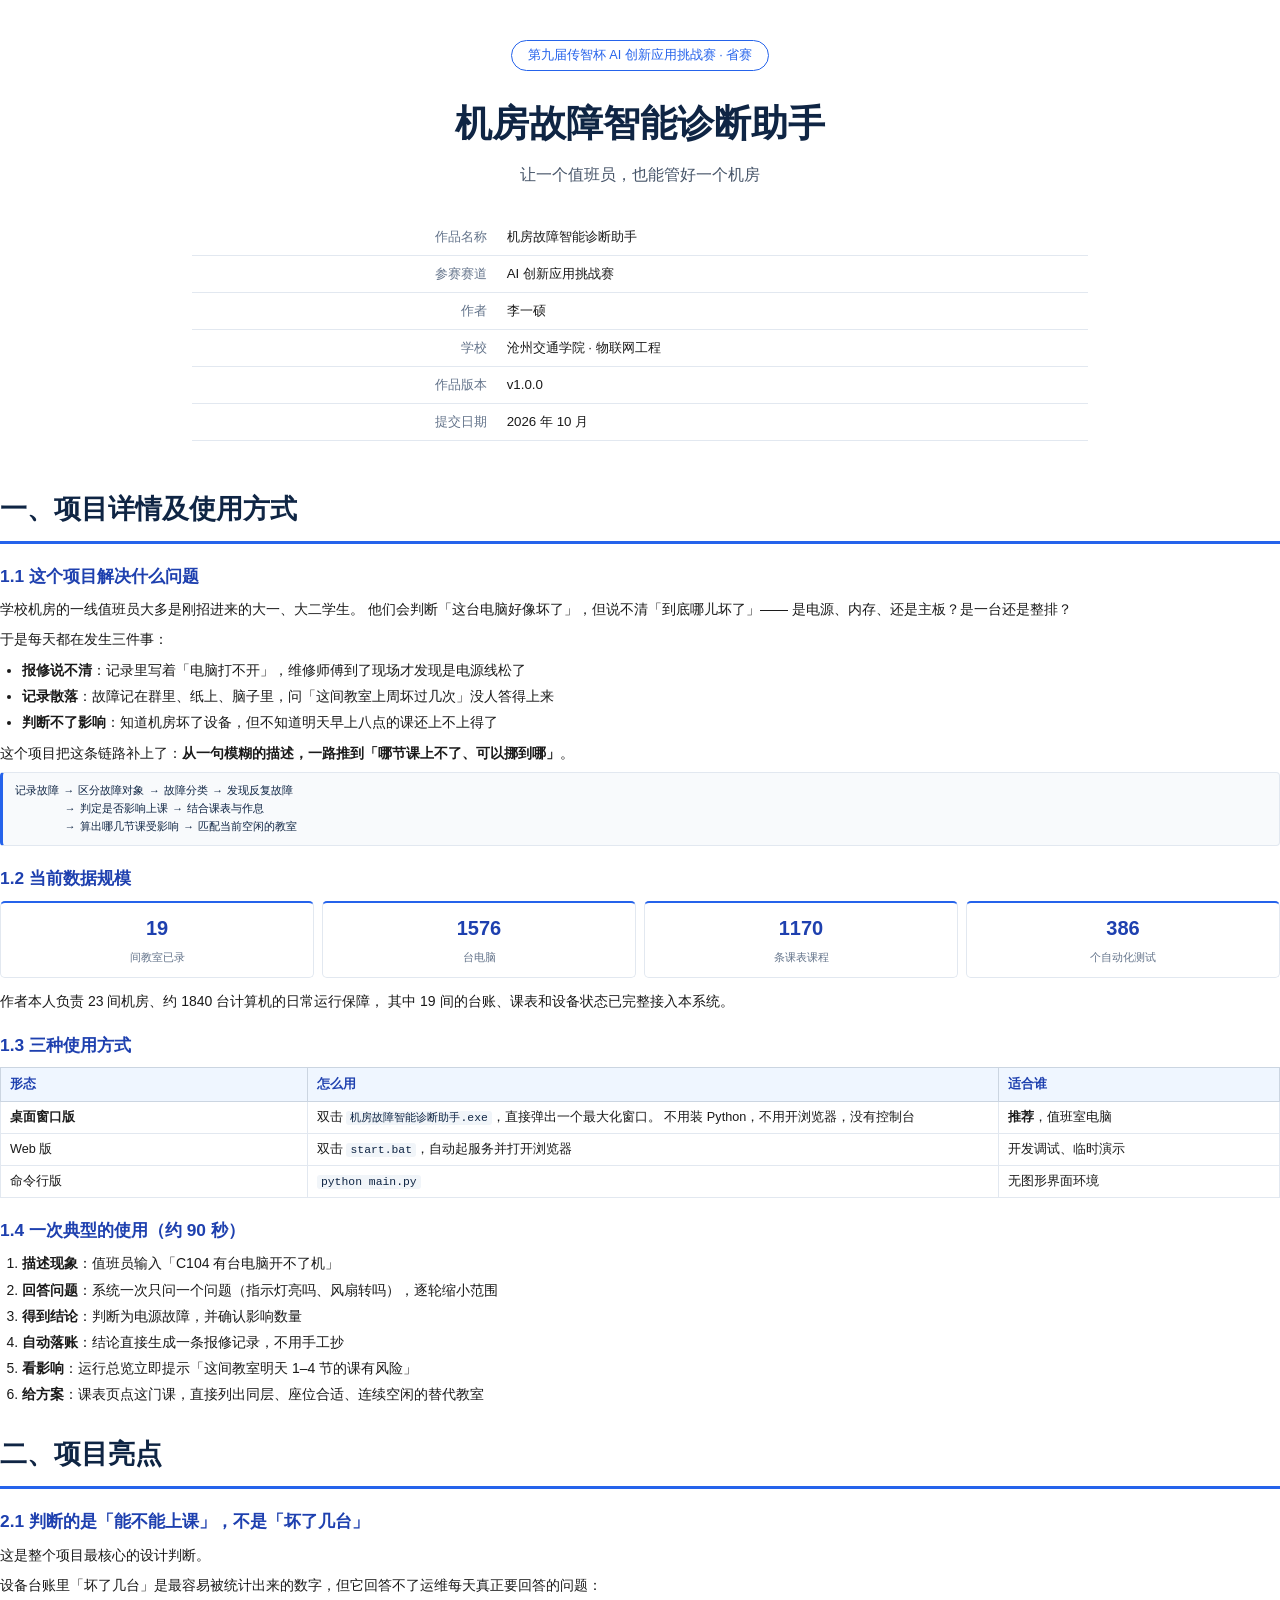
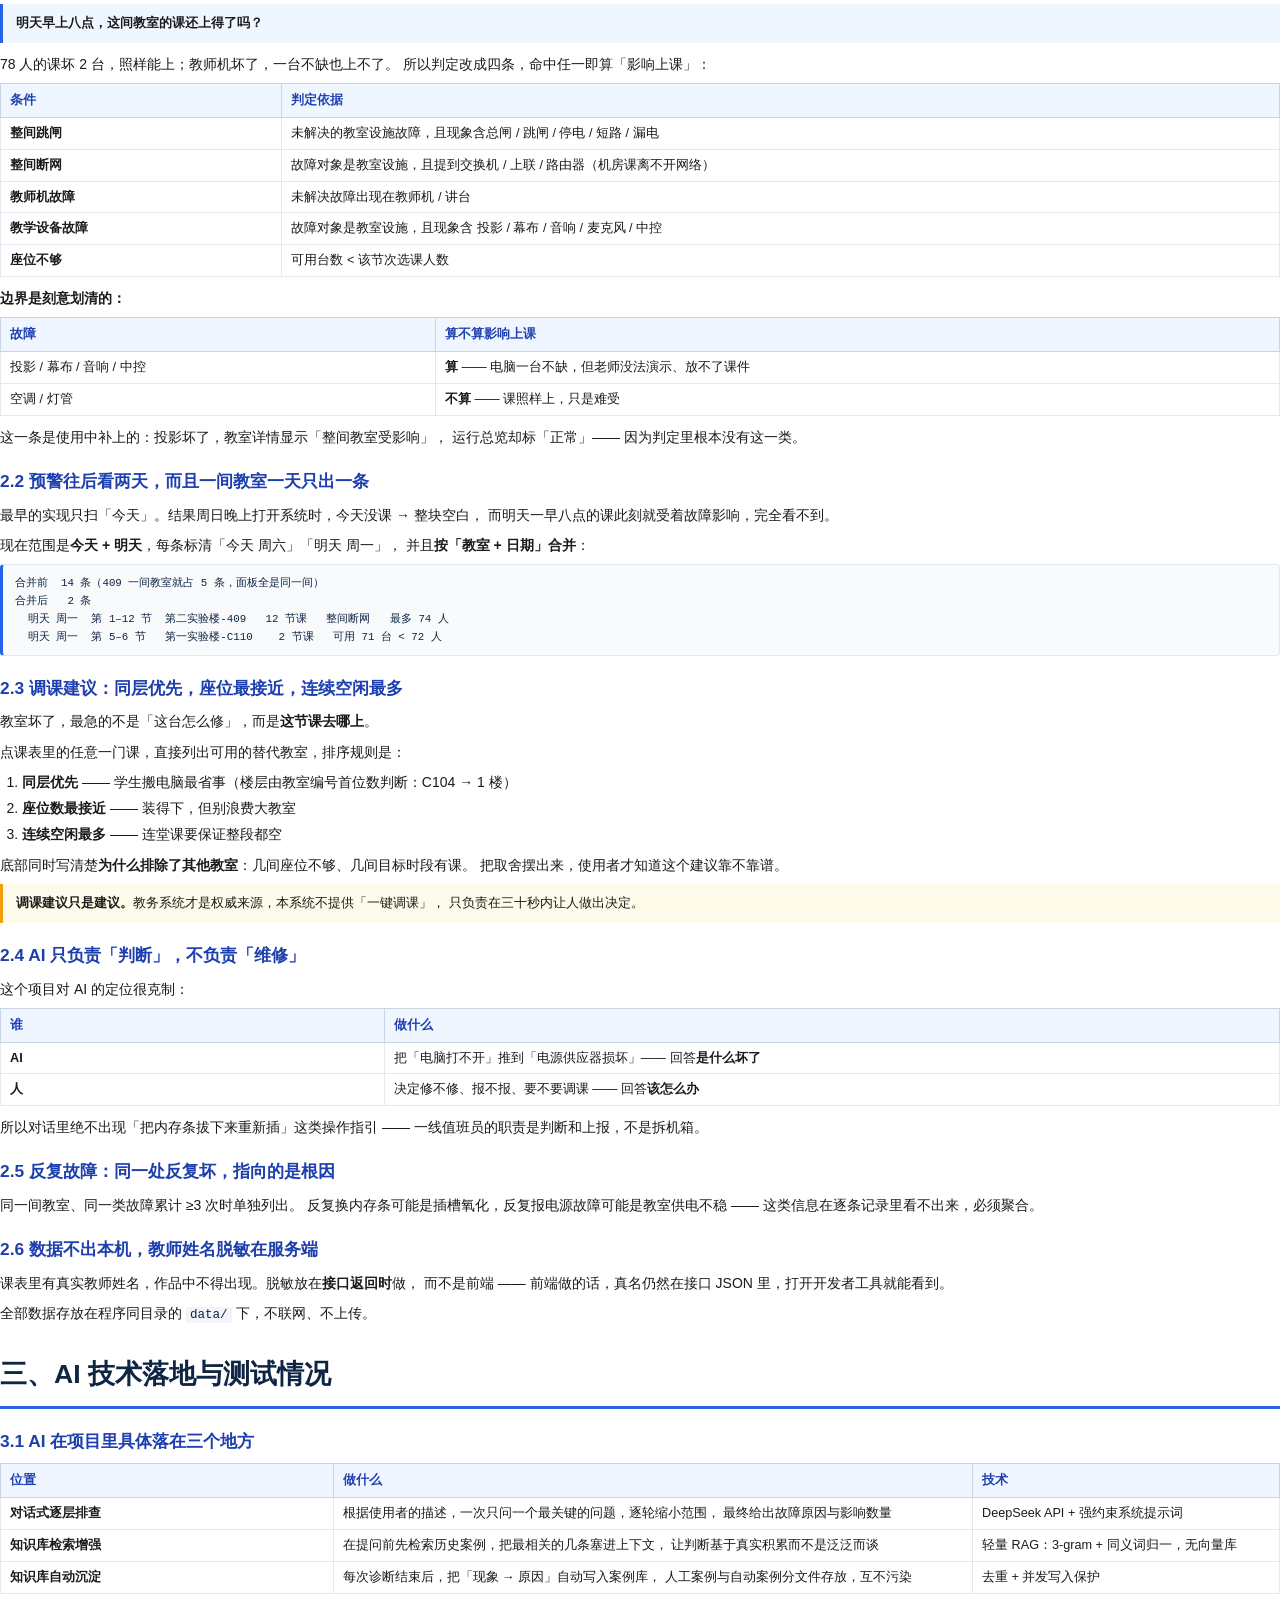
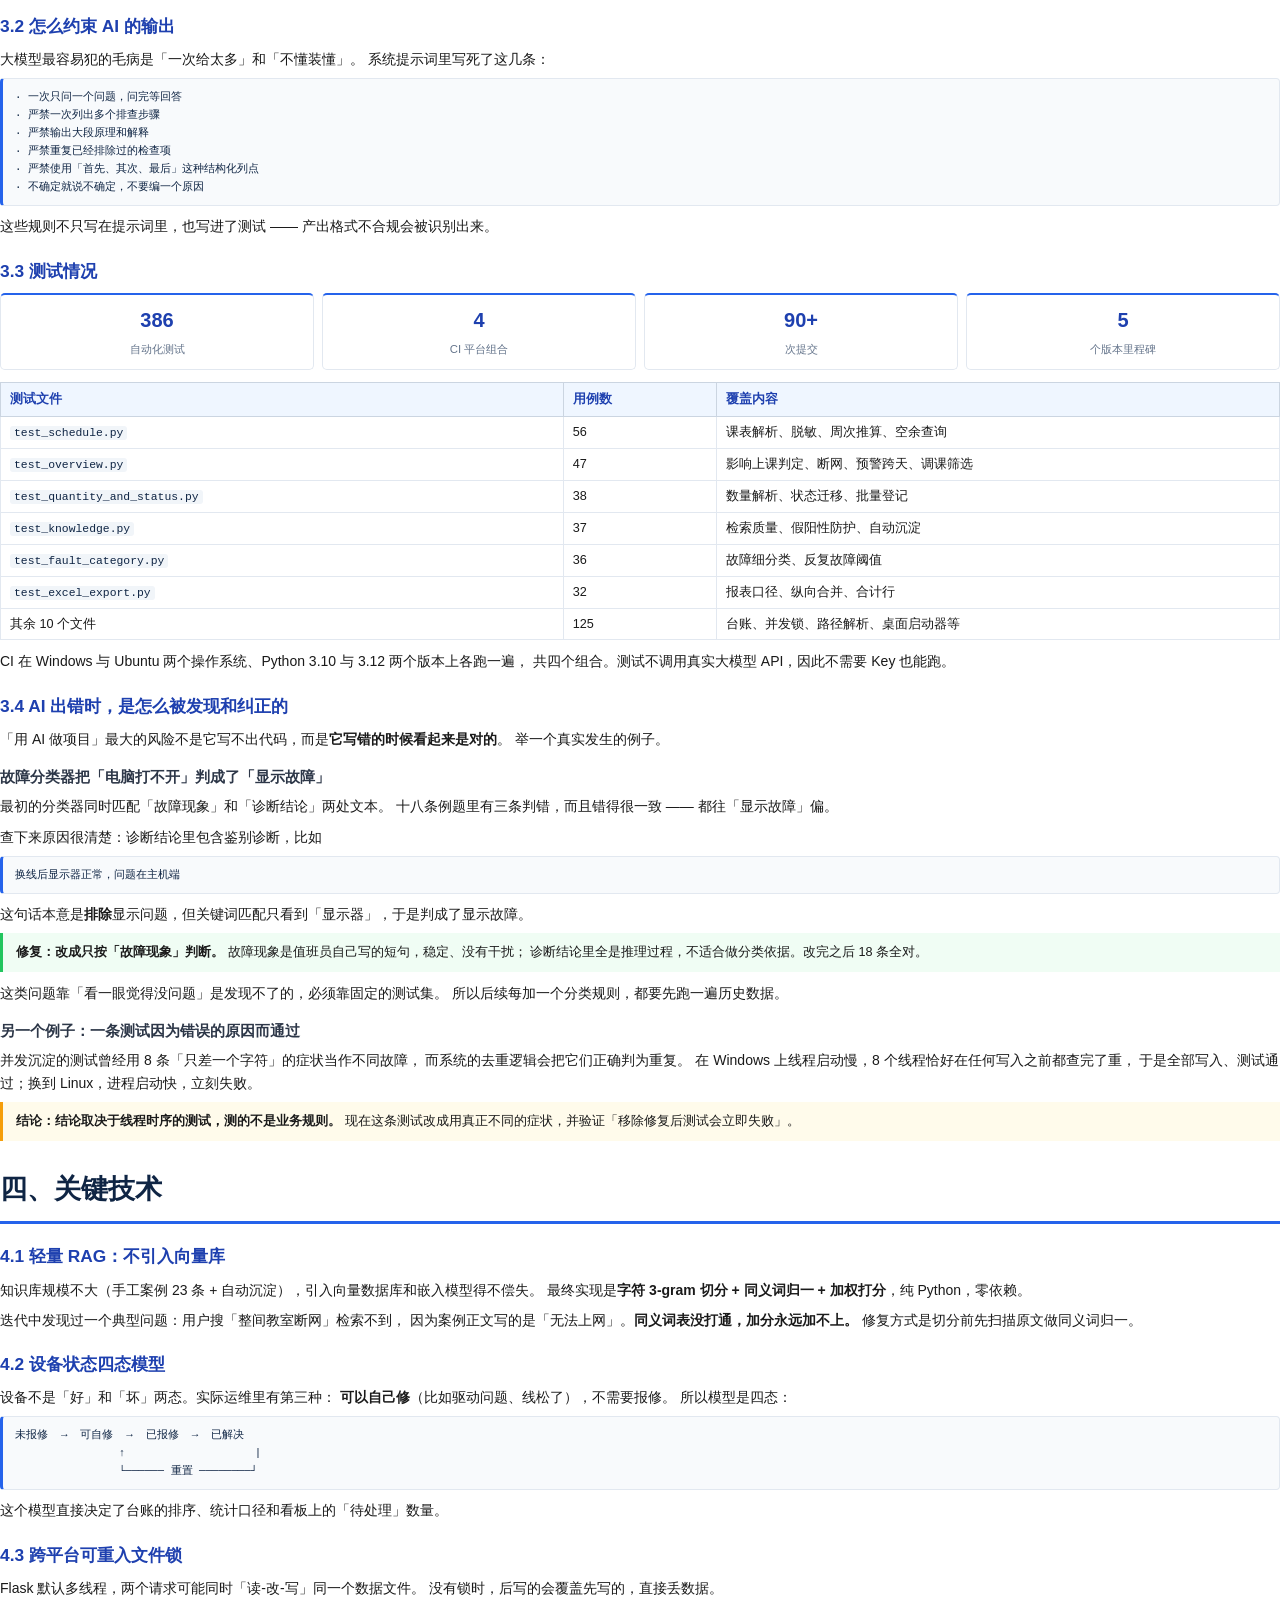
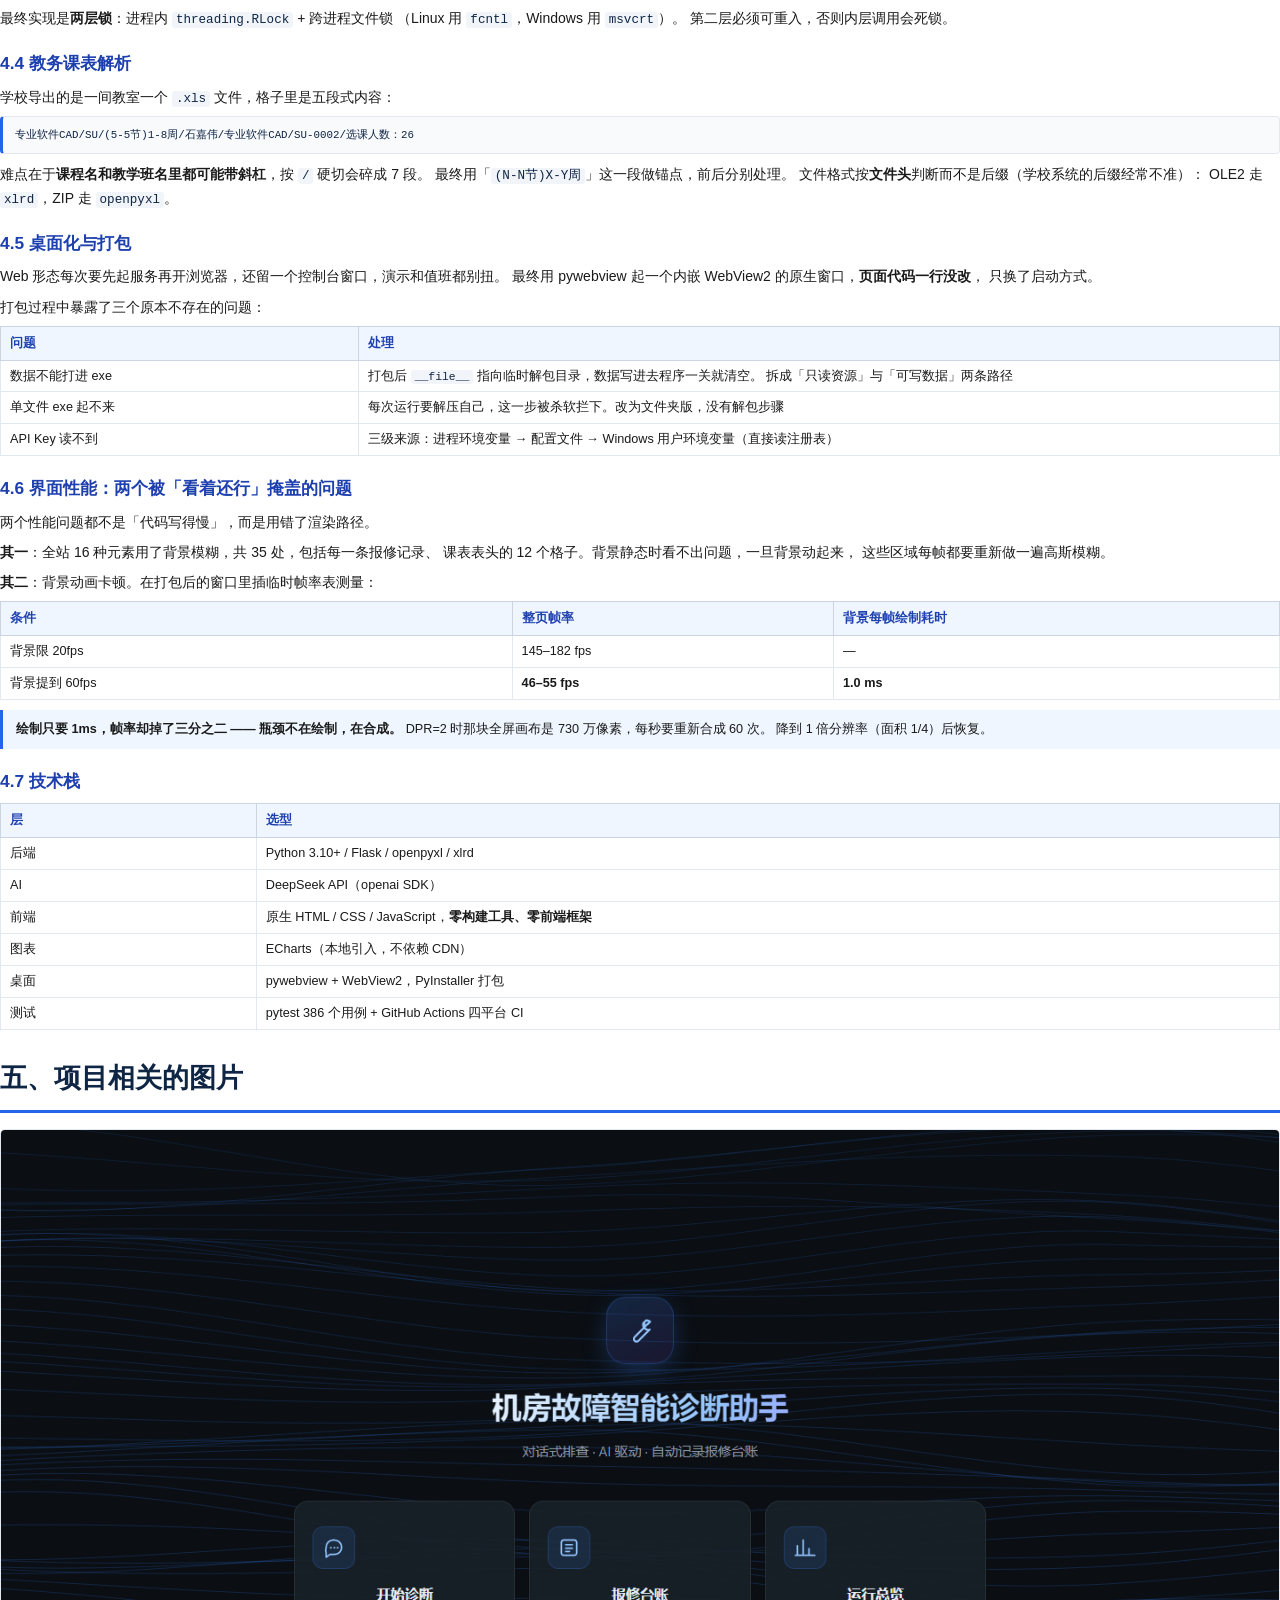
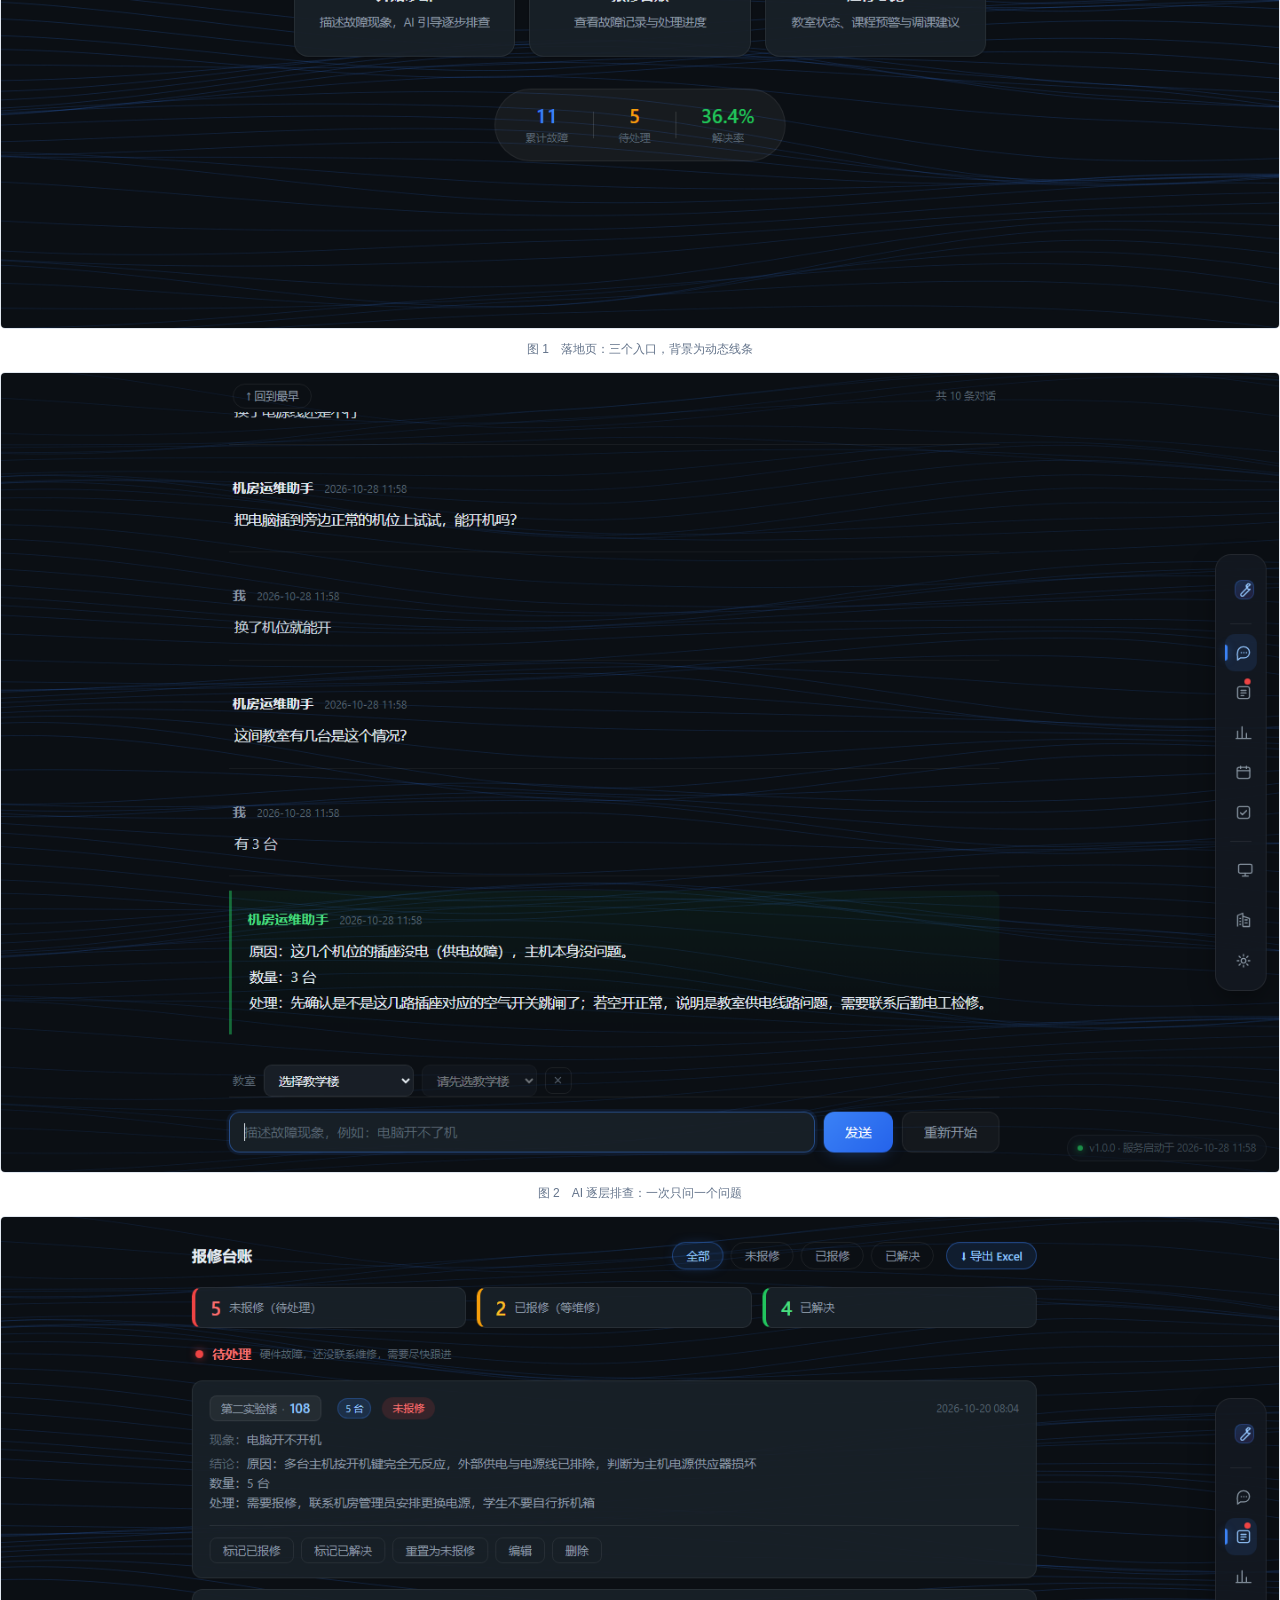
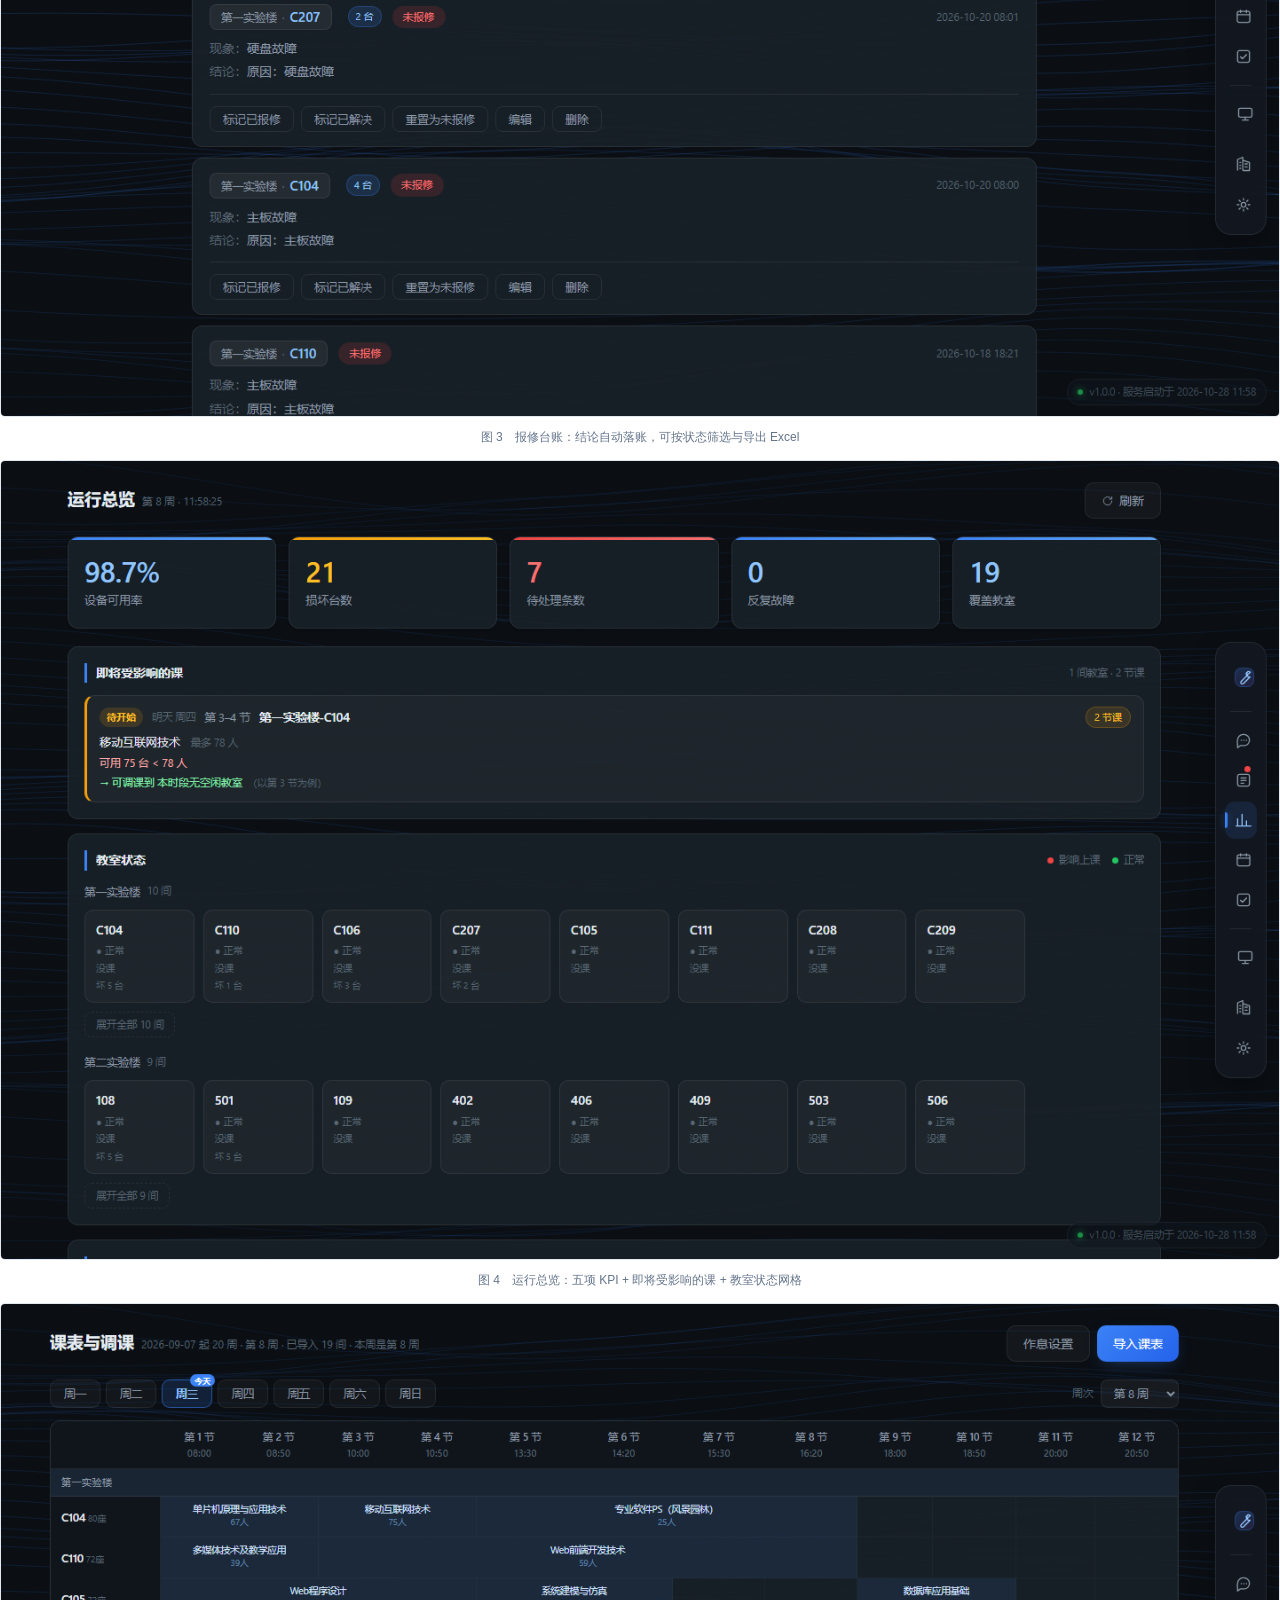
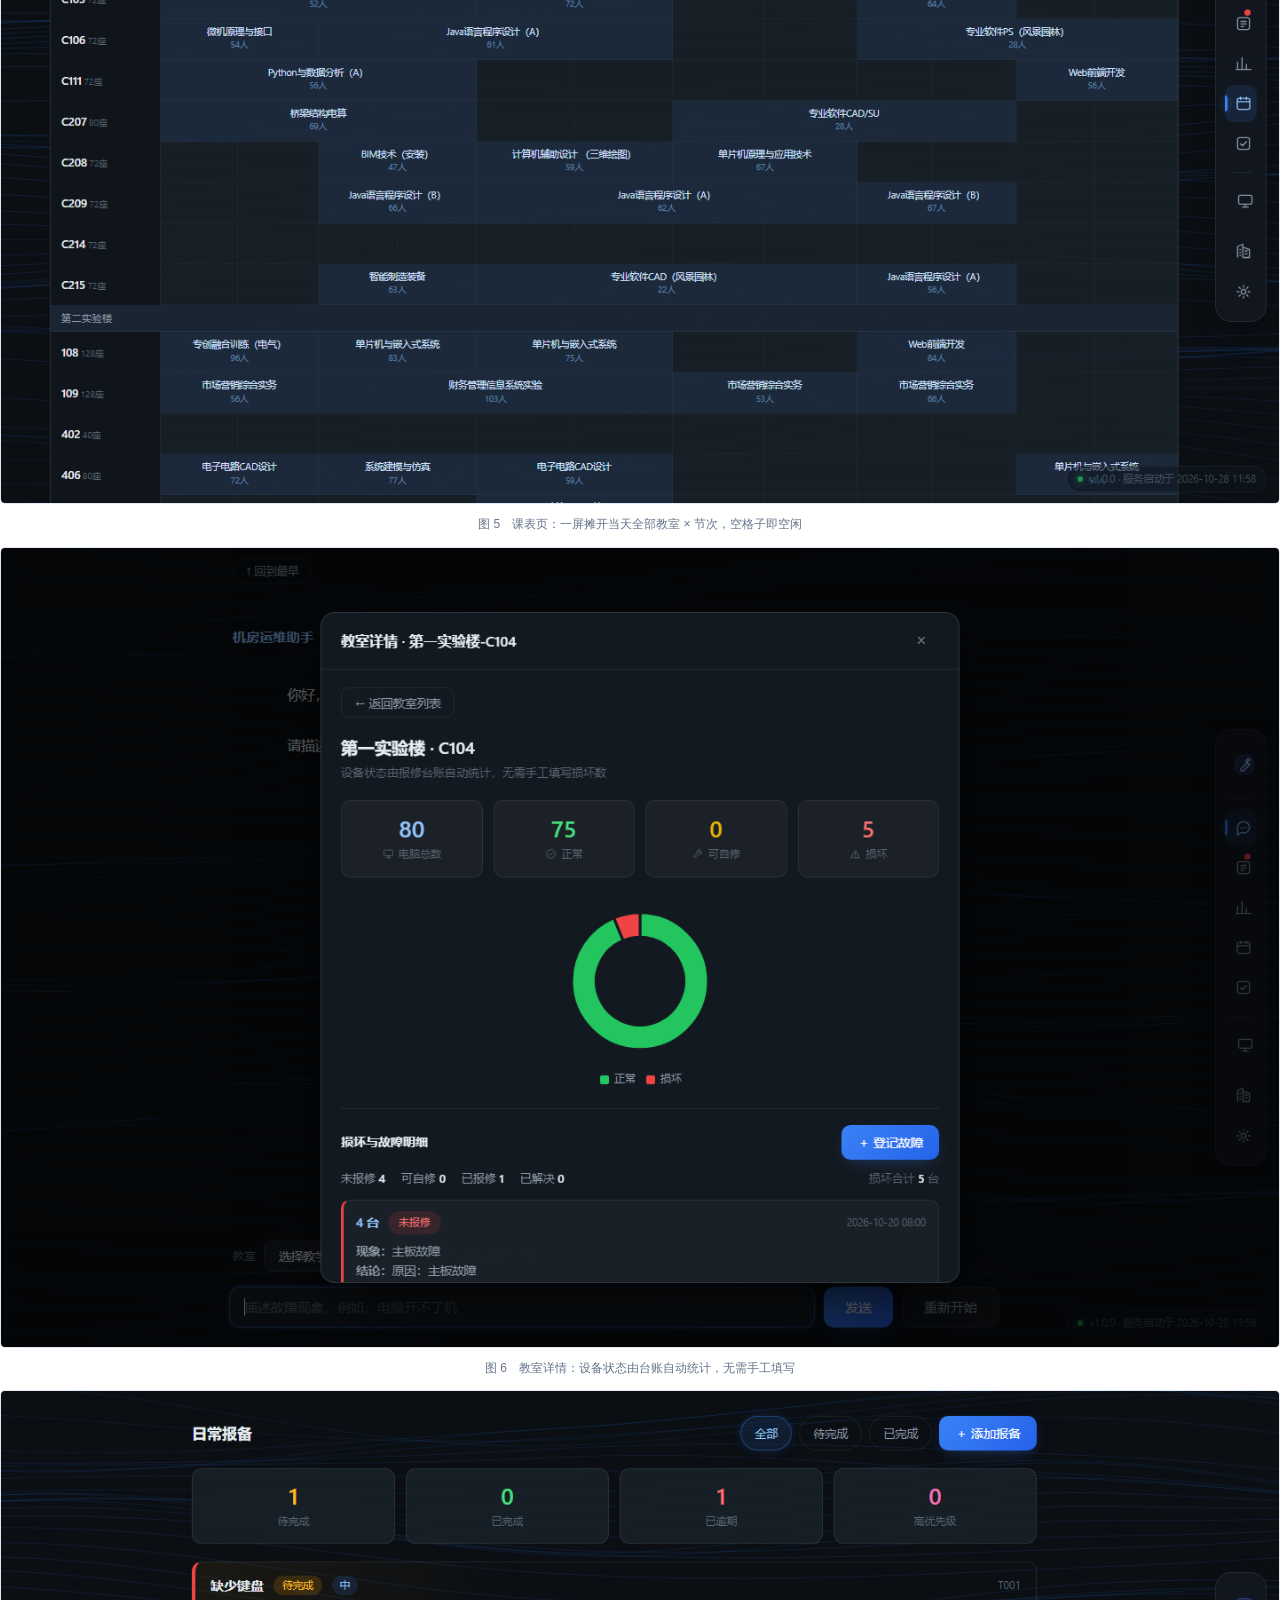
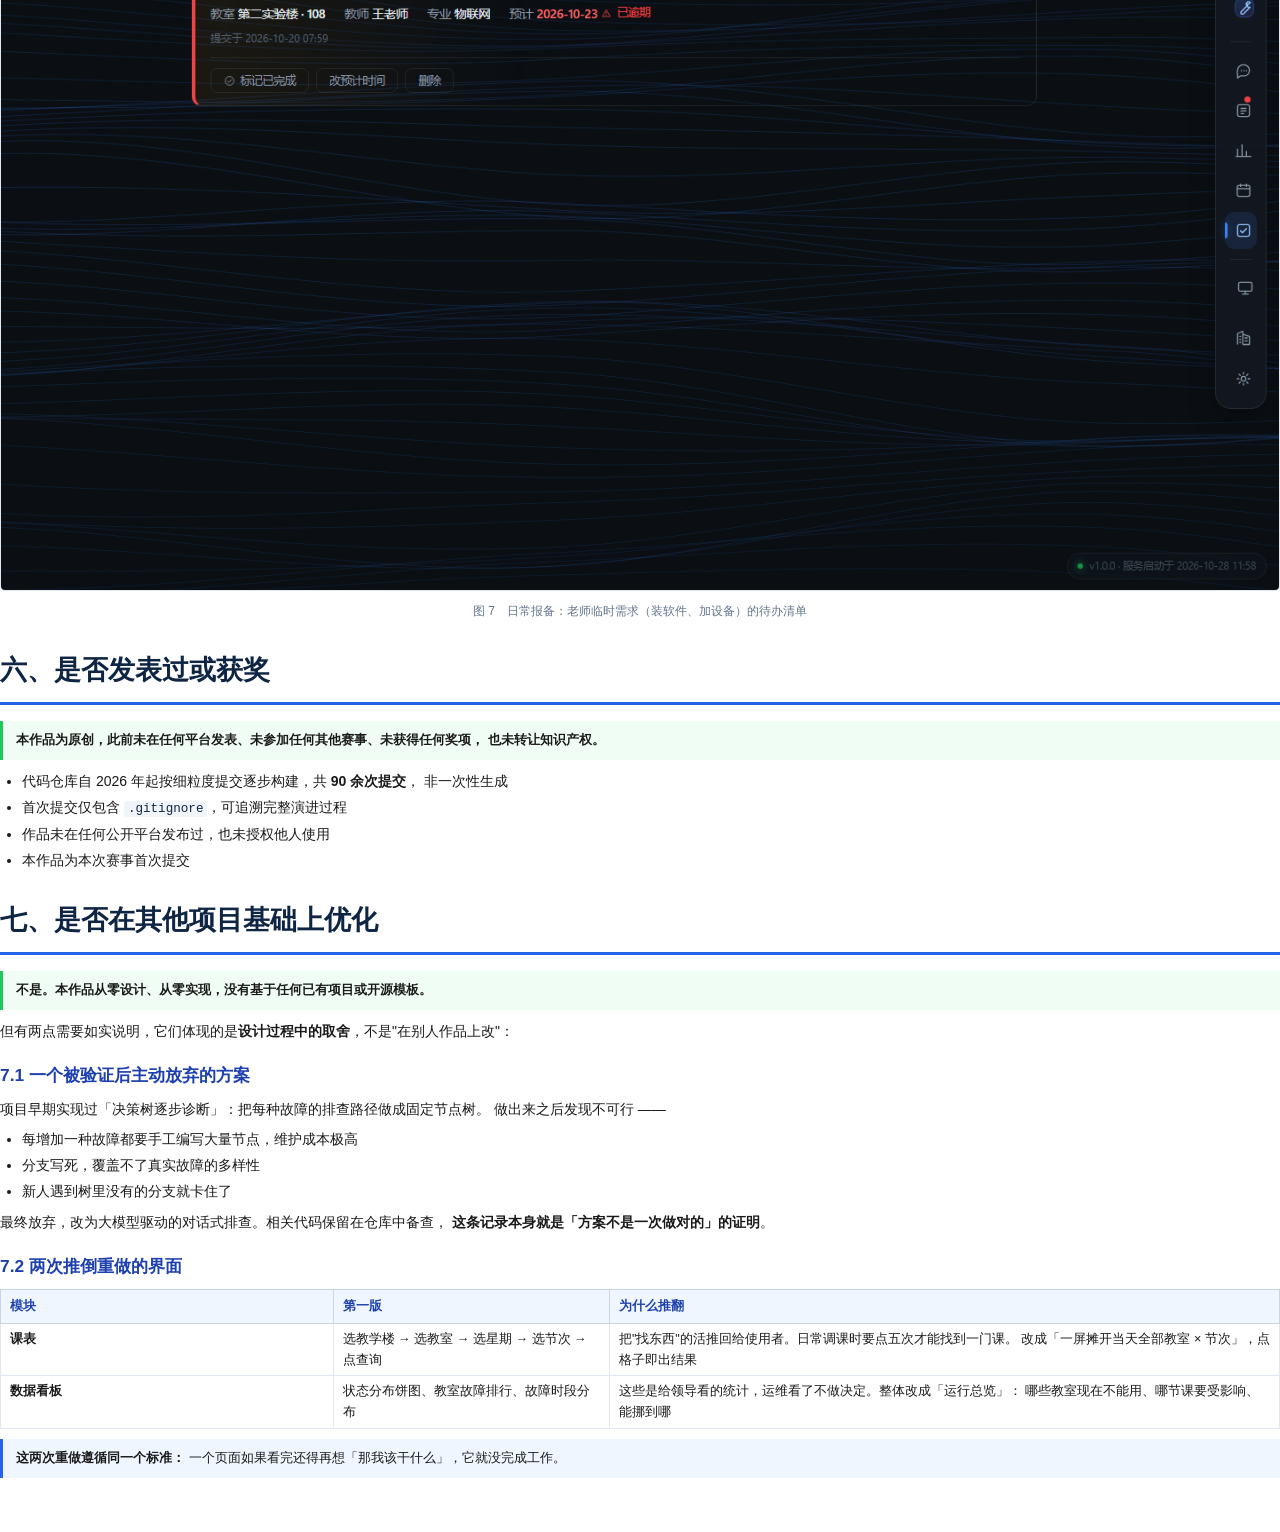
<file: docs/作品介绍文档.html>
<!DOCTYPE html>
<html lang="zh-CN">
<head>
<meta charset="UTF-8">
<title>作品介绍文档 · 机房故障智能诊断助手</title>
<style>
  @page {
    size: A4;
    margin: 20mm 16mm 16mm;
    @bottom-center {
      content: counter(page) " / " counter(pages);
      font-family: "Microsoft YaHei", sans-serif;
      font-size: 9pt;
      color: #9aa5b1;
    }
  }
  * { box-sizing: border-box; }
  body {
    font-family: "Microsoft YaHei", "PingFang SC", sans-serif;
    font-size: 10.5pt;
    line-height: 1.65;
    color: #1a1a1a;
    background: #fff;
    margin: 0;
    padding: 0 0 40px;
  }
  h1 {
    font-size: 20pt;
    color: #0f2544;
    border-bottom: 3px solid #2563eb;
    padding-bottom: 10px;
    margin: 26px 0 16px;
    page-break-after: avoid;
  }
  h2 {
    font-size: 13pt;
    color: #1e40af;
    margin: 18px 0 8px;
    page-break-after: avoid;
  }
  h3 {
    font-size: 11pt;
    color: #2d3748;
    margin: 14px 0 6px;
    page-break-after: avoid;
  }
  p { margin: 0 0 7px; }
  ul, ol { margin: 0 0 8px; padding-left: 22px; }
  li { margin-bottom: 3px; }
  code {
    font-family: Consolas, "Courier New", monospace;
    background: #f1f5f9;
    padding: 1px 4px;
    border-radius: 3px;
    font-size: 0.9em;
    color: #0f2544;
  }
  pre {
    background: #f8fafc;
    border: 1px solid #e2e8f0;
    border-left: 3px solid #2563eb;
    border-radius: 4px;
    padding: 9px 12px;
    overflow-x: auto;
    font-size: 9pt;
    line-height: 1.5;
    margin: 0 0 9px;
    page-break-inside: avoid;
  }
  pre code { background: none; padding: 0; }
  table {
    width: 100%;
    border-collapse: collapse;
    margin: 0 0 10px;
    font-size: 9.5pt;
    page-break-inside: avoid;
  }
  th {
    background: #eff6ff;
    color: #1e40af;
    text-align: left;
    padding: 6px 9px;
    border: 1px solid #cbd5e1;
    font-weight: 600;
  }
  td {
    padding: 5px 9px;
    border: 1px solid #e2e8f0;
    vertical-align: top;
  }
  .callout {
    background: #eff6ff;
    border-left: 3px solid #2563eb;
    padding: 9px 13px;
    margin: 0 0 10px;
    font-size: 9.5pt;
    page-break-inside: avoid;
  }
  .callout.warn {
    background: #fffbeb;
    border-left-color: #f59e0b;
  }
  .callout.ok {
    background: #f0fdf4;
    border-left-color: #22c55e;
  }
  figure {
    margin: 0 0 12px;
    page-break-inside: avoid;
    text-align: center;
  }
  figure img {
    max-width: 100%;
    border: 1px solid #e2e8f0;
    border-radius: 5px;
  }
  figcaption {
    font-size: 9pt;
    color: #64748b;
    margin-top: 4px;
  }
  .cover { text-align: center; padding: 40px 0 20px; }
  .cover .tag {
    display: inline-block;
    border: 1px solid #2563eb;
    color: #2563eb;
    border-radius: 20px;
    padding: 4px 16px;
    font-size: 9.5pt;
    margin-bottom: 22px;
  }
  .cover h1 {
    font-size: 28pt;
    border: none;
    margin: 0 0 8px;
    padding: 0;
    color: #0f2544;
  }
  .cover .sub {
    font-size: 12pt;
    color: #475569;
    margin-bottom: 30px;
  }
  .meta {
    width: 70%;
    margin: 0 auto;
    border-collapse: separate;
    border-spacing: 0;
    font-size: 10pt;
  }
  .meta td {
    border: none;
    border-bottom: 1px solid #e2e8f0;
    padding: 7px 10px;
  }
  .meta td:first-child { color: #64748b; width: 34%; text-align: right; }
  .meta td:last-child { color: #1a1a1a; text-align: left; }
  .pagebreak { page-break-after: always; }
  .kpi-grid {
    display: grid;
    grid-template-columns: repeat(4, 1fr);
    gap: 8px;
    margin: 0 0 12px;
  }
  .kpi-box {
    border: 1px solid #e2e8f0;
    border-top: 2px solid #2563eb;
    border-radius: 5px;
    padding: 9px 6px;
    text-align: center;
  }
  .kpi-box b { display: block; font-size: 15pt; color: #1e40af; }
  .kpi-box span { font-size: 8.5pt; color: #64748b; }
</style>
</head>
<body>

<!-- ==================== 封面 ==================== -->
<div class="cover">
  <div class="tag">第九届传智杯 AI 创新应用挑战赛 · 省赛</div>
  <h1>机房故障智能诊断助手</h1>
  <div class="sub">让一个值班员，也能管好一个机房</div>

  <table class="meta">
    <tr><td>作品名称</td><td>机房故障智能诊断助手</td></tr>
    <tr><td>参赛赛道</td><td>AI 创新应用挑战赛</td></tr>
    <tr><td>作者</td><td>李一硕</td></tr>
    <tr><td>学校</td><td>沧州交通学院 · 物联网工程</td></tr>
    <tr><td>作品版本</td><td>v1.0.0</td></tr>
    <tr><td>提交日期</td><td>2026 年 10 月</td></tr>
  </table>
</div>

<div class="pagebreak"></div>

<!-- ==================== 一 ==================== -->
<h1>一、项目详情及使用方式</h1>

<h2>1.1 这个项目解决什么问题</h2>

<p>
学校机房的一线值班员大多是刚招进来的大一、大二学生。
他们会判断「这台电脑好像坏了」，但说不清「到底哪儿坏了」——
是电源、内存、还是主板？是一台还是整排？
</p>

<p>
于是每天都在发生三件事：
</p>

<ul>
  <li><b>报修说不清</b>：记录里写着「电脑打不开」，维修师傅到了现场才发现是电源线松了</li>
  <li><b>记录散落</b>：故障记在群里、纸上、脑子里，问「这间教室上周坏过几次」没人答得上来</li>
  <li><b>判断不了影响</b>：知道机房坏了设备，但不知道明天早上八点的课还上不上得了</li>
</ul>

<p>
这个项目把这条链路补上了：<b>从一句模糊的描述，一路推到「哪节课上不了、可以挪到哪」</b>。
</p>

<pre><code>记录故障 → 区分故障对象 → 故障分类 → 发现反复故障
        → 判定是否影响上课 → 结合课表与作息
        → 算出哪几节课受影响 → 匹配当前空闲的教室</code></pre>

<h2>1.2 当前数据规模</h2>

<div class="kpi-grid">
  <div class="kpi-box"><b>19</b><span>间教室已录</span></div>
  <div class="kpi-box"><b>1576</b><span>台电脑</span></div>
  <div class="kpi-box"><b>1170</b><span>条课表课程</span></div>
  <div class="kpi-box"><b>386</b><span>个自动化测试</span></div>
</div>

<p>
作者本人负责 23 间机房、约 1840 台计算机的日常运行保障，
其中 19 间的台账、课表和设备状态已完整接入本系统。
</p>

<h2>1.3 三种使用方式</h2>

<table>
  <tr>
    <th style="width:24%">形态</th>
    <th>怎么用</th>
    <th style="width:22%">适合谁</th>
  </tr>
  <tr>
    <td><b>桌面窗口版</b></td>
    <td>双击 <code>机房故障智能诊断助手.exe</code>，直接弹出一个最大化窗口。
        不用装 Python，不用开浏览器，没有控制台</td>
    <td><b>推荐</b>，值班室电脑</td>
  </tr>
  <tr>
    <td>Web 版</td>
    <td>双击 <code>start.bat</code>，自动起服务并打开浏览器</td>
    <td>开发调试、临时演示</td>
  </tr>
  <tr>
    <td>命令行版</td>
    <td><code>python main.py</code></td>
    <td>无图形界面环境</td>
  </tr>
</table>

<h2>1.4 一次典型的使用（约 90 秒）</h2>

<ol>
  <li><b>描述现象</b>：值班员输入「C104 有台电脑开不了机」</li>
  <li><b>回答问题</b>：系统一次只问一个问题（指示灯亮吗、风扇转吗），逐轮缩小范围</li>
  <li><b>得到结论</b>：判断为电源故障，并确认影响数量</li>
  <li><b>自动落账</b>：结论直接生成一条报修记录，不用手工抄</li>
  <li><b>看影响</b>：运行总览立即提示「这间教室明天 1–4 节的课有风险」</li>
  <li><b>给方案</b>：课表页点这门课，直接列出同层、座位合适、连续空闲的替代教室</li>
</ol>

<div class="pagebreak"></div>

<!-- ==================== 二 ==================== -->
<h1>二、项目亮点</h1>

<h2>2.1 判断的是「能不能上课」，不是「坏了几台」</h2>

<p>
这是整个项目最核心的设计判断。
</p>

<p>
设备台账里「坏了几台」是最容易被统计出来的数字，但它回答不了运维每天真正要回答的问题：
</p>

<div class="callout">
  <b>明天早上八点，这间教室的课还上得了吗？</b>
</div>

<p>
78 人的课坏 2 台，照样能上；教师机坏了，一台不缺也上不了。
所以判定改成四条，命中任一即算「影响上课」：
</p>

<table>
  <tr><th style="width:22%">条件</th><th>判定依据</th></tr>
  <tr><td><b>整间跳闸</b></td><td>未解决的教室设施故障，且现象含总闸 / 跳闸 / 停电 / 短路 / 漏电</td></tr>
  <tr><td><b>整间断网</b></td><td>故障对象是教室设施，且提到交换机 / 上联 / 路由器（机房课离不开网络）</td></tr>
  <tr><td><b>教师机故障</b></td><td>未解决故障出现在教师机 / 讲台</td></tr>
  <tr><td><b>教学设备故障</b></td><td>故障对象是教室设施，且现象含
      投影 / 幕布 / 音响 / 麦克风 / 中控</td></tr>
  <tr><td><b>座位不够</b></td><td>可用台数 &lt; 该节次选课人数</td></tr>
</table>

<p>
<b>边界是刻意划清的：</b>
</p>

<table>
  <tr><th style="width:34%">故障</th><th>算不算影响上课</th></tr>
  <tr><td>投影 / 幕布 / 音响 / 中控</td>
      <td><b>算</b> —— 电脑一台不缺，但老师没法演示、放不了课件</td></tr>
  <tr><td>空调 / 灯管</td>
      <td><b>不算</b> —— 课照样上，只是难受</td></tr>
</table>

<p>
这一条是使用中补上的：投影坏了，教室详情显示「整间教室受影响」，
运行总览却标「正常」—— 因为判定里根本没有这一类。
</p>

<h2>2.2 预警往后看两天，而且一间教室一天只出一条</h2>

<p>
最早的实现只扫「今天」。结果周日晚上打开系统时，今天没课 → 整块空白，
而明天一早八点的课此刻就受着故障影响，完全看不到。
</p>

<p>
现在范围是<b>今天 + 明天</b>，每条标清「今天 周六」「明天 周一」，
并且<b>按「教室 + 日期」合并</b>：
</p>

<pre><code>合并前  14 条（409 一间教室就占 5 条，面板全是同一间）
合并后   2 条
  明天 周一  第 1–12 节  第二实验楼-409   12 节课   整间断网   最多 74 人
  明天 周一  第 5–6 节   第一实验楼-C110    2 节课   可用 71 台 &lt; 72 人</code></pre>

<h2>2.3 调课建议：同层优先，座位最接近，连续空闲最多</h2>

<p>
教室坏了，最急的不是「这台怎么修」，而是<b>这节课去哪上</b>。
</p>

<p>
点课表里的任意一门课，直接列出可用的替代教室，排序规则是：
</p>

<ol>
  <li><b>同层优先</b> —— 学生搬电脑最省事（楼层由教室编号首位数判断：C104 → 1 楼）</li>
  <li><b>座位数最接近</b> —— 装得下，但别浪费大教室</li>
  <li><b>连续空闲最多</b> —— 连堂课要保证整段都空</li>
</ol>

<p>
底部同时写清楚<b>为什么排除了其他教室</b>：几间座位不够、几间目标时段有课。
把取舍摆出来，使用者才知道这个建议靠不靠谱。
</p>

<div class="callout warn">
  <b>调课建议只是建议。</b>教务系统才是权威来源，本系统不提供「一键调课」，
  只负责在三十秒内让人做出决定。
</div>

<h2>2.4 AI 只负责「判断」，不负责「维修」</h2>

<p>
这个项目对 AI 的定位很克制：
</p>

<table>
  <tr><th style="width:30%">谁</th><th>做什么</th></tr>
  <tr><td><b>AI</b></td><td>把「电脑打不开」推到「电源供应器损坏」—— 回答<b>是什么坏了</b></td></tr>
  <tr><td><b>人</b></td><td>决定修不修、报不报、要不要调课 —— 回答<b>该怎么办</b></td></tr>
</table>

<p>
所以对话里绝不出现「把内存条拔下来重新插」这类操作指引 ——
一线值班员的职责是判断和上报，不是拆机箱。
</p>

<h2>2.5 反复故障：同一处反复坏，指向的是根因</h2>

<p>
同一间教室、同一类故障累计 ≥3 次时单独列出。
反复换内存条可能是插槽氧化，反复报电源故障可能是教室供电不稳 ——
这类信息在逐条记录里看不出来，必须聚合。
</p>

<h2>2.6 数据不出本机，教师姓名脱敏在服务端</h2>

<p>
课表里有真实教师姓名，作品中不得出现。脱敏放在<b>接口返回时</b>做，
而不是前端 —— 前端做的话，真名仍然在接口 JSON 里，打开开发者工具就能看到。
</p>

<p>
全部数据存放在程序同目录的 <code>data/</code> 下，不联网、不上传。
</p>

<div class="pagebreak"></div>

<!-- ==================== 三 ==================== -->
<h1>三、AI 技术落地与测试情况</h1>

<h2>3.1 AI 在项目里具体落在三个地方</h2>

<table>
  <tr><th style="width:26%">位置</th><th>做什么</th><th style="width:24%">技术</th></tr>
  <tr>
    <td><b>对话式逐层排查</b></td>
    <td>根据使用者的描述，一次只问一个最关键的问题，逐轮缩小范围，
        最终给出故障原因与影响数量</td>
    <td>DeepSeek API + 强约束系统提示词</td>
  </tr>
  <tr>
    <td><b>知识库检索增强</b></td>
    <td>在提问前先检索历史案例，把最相关的几条塞进上下文，
        让判断基于真实积累而不是泛泛而谈</td>
    <td>轻量 RAG：3-gram + 同义词归一，无向量库</td>
  </tr>
  <tr>
    <td><b>知识库自动沉淀</b></td>
    <td>每次诊断结束后，把「现象 → 原因」自动写入案例库，
        人工案例与自动案例分文件存放，互不污染</td>
    <td>去重 + 并发写入保护</td>
  </tr>
</table>

<h2>3.2 怎么约束 AI 的输出</h2>

<p>
大模型最容易犯的毛病是「一次给太多」和「不懂装懂」。
系统提示词里写死了这几条：
</p>

<pre><code>· 一次只问一个问题，问完等回答
· 严禁一次列出多个排查步骤
· 严禁输出大段原理和解释
· 严禁重复已经排除过的检查项
· 严禁使用「首先、其次、最后」这种结构化列点
· 不确定就说不确定，不要编一个原因</code></pre>

<p>
这些规则不只写在提示词里，也写进了测试 ——
产出格式不合规会被识别出来。
</p>

<h2>3.3 测试情况</h2>

<div class="kpi-grid">
  <div class="kpi-box"><b>386</b><span>自动化测试</span></div>
  <div class="kpi-box"><b>4</b><span>CI 平台组合</span></div>
  <div class="kpi-box"><b>90+</b><span>次提交</span></div>
  <div class="kpi-box"><b>5</b><span>个版本里程碑</span></div>
</div>

<table>
  <tr><th style="width:44%">测试文件</th><th style="width:12%">用例数</th><th>覆盖内容</th></tr>
  <tr><td><code>test_schedule.py</code></td><td>56</td><td>课表解析、脱敏、周次推算、空余查询</td></tr>
  <tr><td><code>test_overview.py</code></td><td>47</td><td>影响上课判定、断网、预警跨天、调课筛选</td></tr>
  <tr><td><code>test_quantity_and_status.py</code></td><td>38</td><td>数量解析、状态迁移、批量登记</td></tr>
  <tr><td><code>test_knowledge.py</code></td><td>37</td><td>检索质量、假阳性防护、自动沉淀</td></tr>
  <tr><td><code>test_fault_category.py</code></td><td>36</td><td>故障细分类、反复故障阈值</td></tr>
  <tr><td><code>test_excel_export.py</code></td><td>32</td><td>报表口径、纵向合并、合计行</td></tr>
  <tr><td>其余 10 个文件</td><td>125</td><td>台账、并发锁、路径解析、桌面启动器等</td></tr>
</table>

<p>
CI 在 Windows 与 Ubuntu 两个操作系统、Python 3.10 与 3.12 两个版本上各跑一遍，
共四个组合。测试不调用真实大模型 API，因此不需要 Key 也能跑。
</p>

<h2>3.4 AI 出错时，是怎么被发现和纠正的</h2>

<p>
「用 AI 做项目」最大的风险不是它写不出代码，而是<b>它写错的时候看起来是对的</b>。
举一个真实发生的例子。
</p>

<h3>故障分类器把「电脑打不开」判成了「显示故障」</h3>

<p>
最初的分类器同时匹配「故障现象」和「诊断结论」两处文本。
十八条例题里有三条判错，而且错得很一致 —— 都往「显示故障」偏。
</p>

<p>
查下来原因很清楚：诊断结论里包含鉴别诊断，比如
</p>

<pre><code>换线后显示器正常，问题在主机端</code></pre>

<p>
这句话本意是<b>排除</b>显示问题，但关键词匹配只看到「显示器」，于是判成了显示故障。
</p>

<div class="callout ok">
  <b>修复：改成只按「故障现象」判断。</b>
  故障现象是值班员自己写的短句，稳定、没有干扰；
  诊断结论里全是推理过程，不适合做分类依据。改完之后 18 条全对。
</div>

<p>
这类问题靠「看一眼觉得没问题」是发现不了的，必须靠固定的测试集。
所以后续每加一个分类规则，都要先跑一遍历史数据。
</p>

<h3>另一个例子：一条测试因为错误的原因而通过</h3>

<p>
并发沉淀的测试曾经用 8 条「只差一个字符」的症状当作不同故障，
而系统的去重逻辑会把它们正确判为重复。
在 Windows 上线程启动慢，8 个线程恰好在任何写入之前都查完了重，
于是全部写入、测试通过；换到 Linux，进程启动快，立刻失败。
</p>

<div class="callout warn">
  <b>结论：结论取决于线程时序的测试，测的不是业务规则。</b>
  现在这条测试改成用真正不同的症状，并验证「移除修复后测试会立即失败」。
</div>

<div class="pagebreak"></div>

<!-- ==================== 四 ==================== -->
<h1>四、关键技术</h1>

<h2>4.1 轻量 RAG：不引入向量库</h2>

<p>
知识库规模不大（手工案例 23 条 + 自动沉淀），引入向量数据库和嵌入模型得不偿失。
最终实现是<b>字符 3-gram 切分 + 同义词归一 + 加权打分</b>，纯 Python，零依赖。
</p>

<p>
迭代中发现过一个典型问题：用户搜「整间教室断网」检索不到，
因为案例正文写的是「无法上网」。<b>同义词表没打通，加分永远加不上。</b>
修复方式是切分前先扫描原文做同义词归一。
</p>

<h2>4.2 设备状态四态模型</h2>

<p>
设备不是「好」和「坏」两态。实际运维里有第三种：
<b>可以自己修</b>（比如驱动问题、线松了），不需要报修。
所以模型是四态：
</p>

<pre><code>未报修  →  可自修  →  已报修  →  已解决
                ↑                    |
                └────── 重置 ────────┘</code></pre>

<p>
这个模型直接决定了台账的排序、统计口径和看板上的「待处理」数量。
</p>

<h2>4.3 跨平台可重入文件锁</h2>

<p>
Flask 默认多线程，两个请求可能同时「读-改-写」同一个数据文件。
没有锁时，后写的会覆盖先写的，直接丢数据。
</p>

<p>
最终实现是<b>两层锁</b>：进程内 <code>threading.RLock</code> + 跨进程文件锁
（Linux 用 <code>fcntl</code>，Windows 用 <code>msvcrt</code>）。
第二层必须可重入，否则内层调用会死锁。
</p>

<h2>4.4 教务课表解析</h2>

<p>
学校导出的是一间教室一个 <code>.xls</code> 文件，格子里是五段式内容：
</p>

<pre><code>专业软件CAD/SU/(5-5节)1-8周/石嘉伟/专业软件CAD/SU-0002/选课人数：26</code></pre>

<p>
难点在于<b>课程名和教学班名里都可能带斜杠</b>，按 <code>/</code> 硬切会碎成 7 段。
最终用「<code>(N-N节)X-Y周</code>」这一段做锚点，前后分别处理。
文件格式按<b>文件头</b>判断而不是后缀（学校系统的后缀经常不准）：
OLE2 走 <code>xlrd</code>，ZIP 走 <code>openpyxl</code>。
</p>

<h2>4.5 桌面化与打包</h2>

<p>
Web 形态每次要先起服务再开浏览器，还留一个控制台窗口，演示和值班都别扭。
最终用 pywebview 起一个内嵌 WebView2 的原生窗口，<b>页面代码一行没改</b>，
只换了启动方式。
</p>

<p>
打包过程中暴露了三个原本不存在的问题：
</p>

<table>
  <tr><th style="width:28%">问题</th><th>处理</th></tr>
  <tr>
    <td>数据不能打进 exe</td>
    <td>打包后 <code>__file__</code> 指向临时解包目录，数据写进去程序一关就清空。
        拆成「只读资源」与「可写数据」两条路径</td>
  </tr>
  <tr>
    <td>单文件 exe 起不来</td>
    <td>每次运行要解压自己，这一步被杀软拦下。改为文件夹版，没有解包步骤</td>
  </tr>
  <tr>
    <td>API Key 读不到</td>
    <td>三级来源：进程环境变量 → 配置文件 → Windows 用户环境变量（直接读注册表）</td>
  </tr>
</table>

<h2>4.6 界面性能：两个被「看着还行」掩盖的问题</h2>

<p>
两个性能问题都不是「代码写得慢」，而是用错了渲染路径。
</p>

<p>
<b>其一</b>：全站 16 种元素用了背景模糊，共 35 处，包括每一条报修记录、
课表表头的 12 个格子。背景静态时看不出问题，一旦背景动起来，
这些区域每帧都要重新做一遍高斯模糊。
</p>

<p>
<b>其二</b>：背景动画卡顿。在打包后的窗口里插临时帧率表测量：
</p>

<table>
  <tr><th style="width:40%">条件</th><th>整页帧率</th><th>背景每帧绘制耗时</th></tr>
  <tr><td>背景限 20fps</td><td>145–182 fps</td><td>—</td></tr>
  <tr><td>背景提到 60fps</td><td><b>46–55 fps</b></td><td><b>1.0 ms</b></td></tr>
</table>

<div class="callout">
  <b>绘制只要 1ms，帧率却掉了三分之二 —— 瓶颈不在绘制，在合成。</b>
  DPR=2 时那块全屏画布是 730 万像素，每秒要重新合成 60 次。
  降到 1 倍分辨率（面积 1/4）后恢复。
</div>

<h2>4.7 技术栈</h2>

<table>
  <tr><th style="width:20%">层</th><th>选型</th></tr>
  <tr><td>后端</td><td>Python 3.10+ / Flask / openpyxl / xlrd</td></tr>
  <tr><td>AI</td><td>DeepSeek API（openai SDK）</td></tr>
  <tr><td>前端</td><td>原生 HTML / CSS / JavaScript，<b>零构建工具、零前端框架</b></td></tr>
  <tr><td>图表</td><td>ECharts（本地引入，不依赖 CDN）</td></tr>
  <tr><td>桌面</td><td>pywebview + WebView2，PyInstaller 打包</td></tr>
  <tr><td>测试</td><td>pytest 386 个用例 + GitHub Actions 四平台 CI</td></tr>
</table>

<div class="pagebreak"></div>

<!-- ==================== 五 ==================== -->
<h1>五、项目相关的图片</h1>

<figure>
  <img src="screenshots/01-landing.png" alt="落地页">
  <figcaption>图 1　落地页：三个入口，背景为动态线条</figcaption>
</figure>

<figure>
  <img src="screenshots/02-diagnosis.png" alt="AI 诊断对话">
  <figcaption>图 2　AI 逐层排查：一次只问一个问题</figcaption>
</figure>

<figure>
  <img src="screenshots/03-records.png" alt="报修台账">
  <figcaption>图 3　报修台账：结论自动落账，可按状态筛选与导出 Excel</figcaption>
</figure>

<div class="pagebreak"></div>

<figure>
  <img src="screenshots/04-overview.png" alt="运行总览">
  <figcaption>图 4　运行总览：五项 KPI + 即将受影响的课 + 教室状态网格</figcaption>
</figure>

<figure>
  <img src="screenshots/05-schedule.png" alt="课表矩阵">
  <figcaption>图 5　课表页：一屏摊开当天全部教室 × 节次，空格子即空闲</figcaption>
</figure>

<div class="pagebreak"></div>

<figure>
  <img src="screenshots/08-classroom-detail.png" alt="教室详情">
  <figcaption>图 6　教室详情：设备状态由台账自动统计，无需手工填写</figcaption>
</figure>

<figure>
  <img src="screenshots/06-daily-tasks.png" alt="日常报备">
  <figcaption>图 7　日常报备：老师临时需求（装软件、加设备）的待办清单</figcaption>
</figure>

<div class="pagebreak"></div>

<!-- ==================== 六 ==================== -->
<h1>六、是否发表过或获奖</h1>

<div class="callout ok">
  <b>本作品为原创，此前未在任何平台发表、未参加任何其他赛事、未获得任何奖项，
  也未转让知识产权。</b>
</div>

<ul>
  <li>代码仓库自 2026 年起按细粒度提交逐步构建，共 <b>90 余次提交</b>，
      非一次性生成</li>
  <li>首次提交仅包含 <code>.gitignore</code>，可追溯完整演进过程</li>
  <li>作品未在任何公开平台发布过，也未授权他人使用</li>
  <li>本作品为本次赛事首次提交</li>
</ul>

<!-- ==================== 七 ==================== -->
<h1>七、是否在其他项目基础上优化</h1>

<div class="callout ok">
  <b>不是。本作品从零设计、从零实现，没有基于任何已有项目或开源模板。</b>
</div>

<p>
但有两点需要如实说明，它们体现的是<b>设计过程中的取舍</b>，不是"在别人作品上改"：
</p>

<h2>7.1 一个被验证后主动放弃的方案</h2>

<p>
项目早期实现过「决策树逐步诊断」：把每种故障的排查路径做成固定节点树。
做出来之后发现不可行 ——
</p>

<ul>
  <li>每增加一种故障都要手工编写大量节点，维护成本极高</li>
  <li>分支写死，覆盖不了真实故障的多样性</li>
  <li>新人遇到树里没有的分支就卡住了</li>
</ul>

<p>
最终放弃，改为大模型驱动的对话式排查。相关代码保留在仓库中备查，
<b>这条记录本身就是「方案不是一次做对的」的证明</b>。
</p>

<h2>7.2 两次推倒重做的界面</h2>

<table>
  <tr><th style="width:26%">模块</th><th>第一版</th><th>为什么推翻</th></tr>
  <tr>
    <td><b>课表</b></td>
    <td>选教学楼 → 选教室 → 选星期 → 选节次 → 点查询</td>
    <td>把"找东西"的活推回给使用者。日常调课时要点五次才能找到一门课。
        改成「一屏摊开当天全部教室 × 节次」，点格子即出结果</td>
  </tr>
  <tr>
    <td><b>数据看板</b></td>
    <td>状态分布饼图、教室故障排行、故障时段分布</td>
    <td>这些是给领导看的统计，运维看了不做决定。整体改成「运行总览」：
        哪些教室现在不能用、哪节课要受影响、能挪到哪</td>
  </tr>
</table>

<div class="callout">
  <b>这两次重做遵循同一个标准：</b>
  一个页面如果看完还得再想「那我该干什么」，它就没完成工作。
</div>

</body>
</html>
</file>
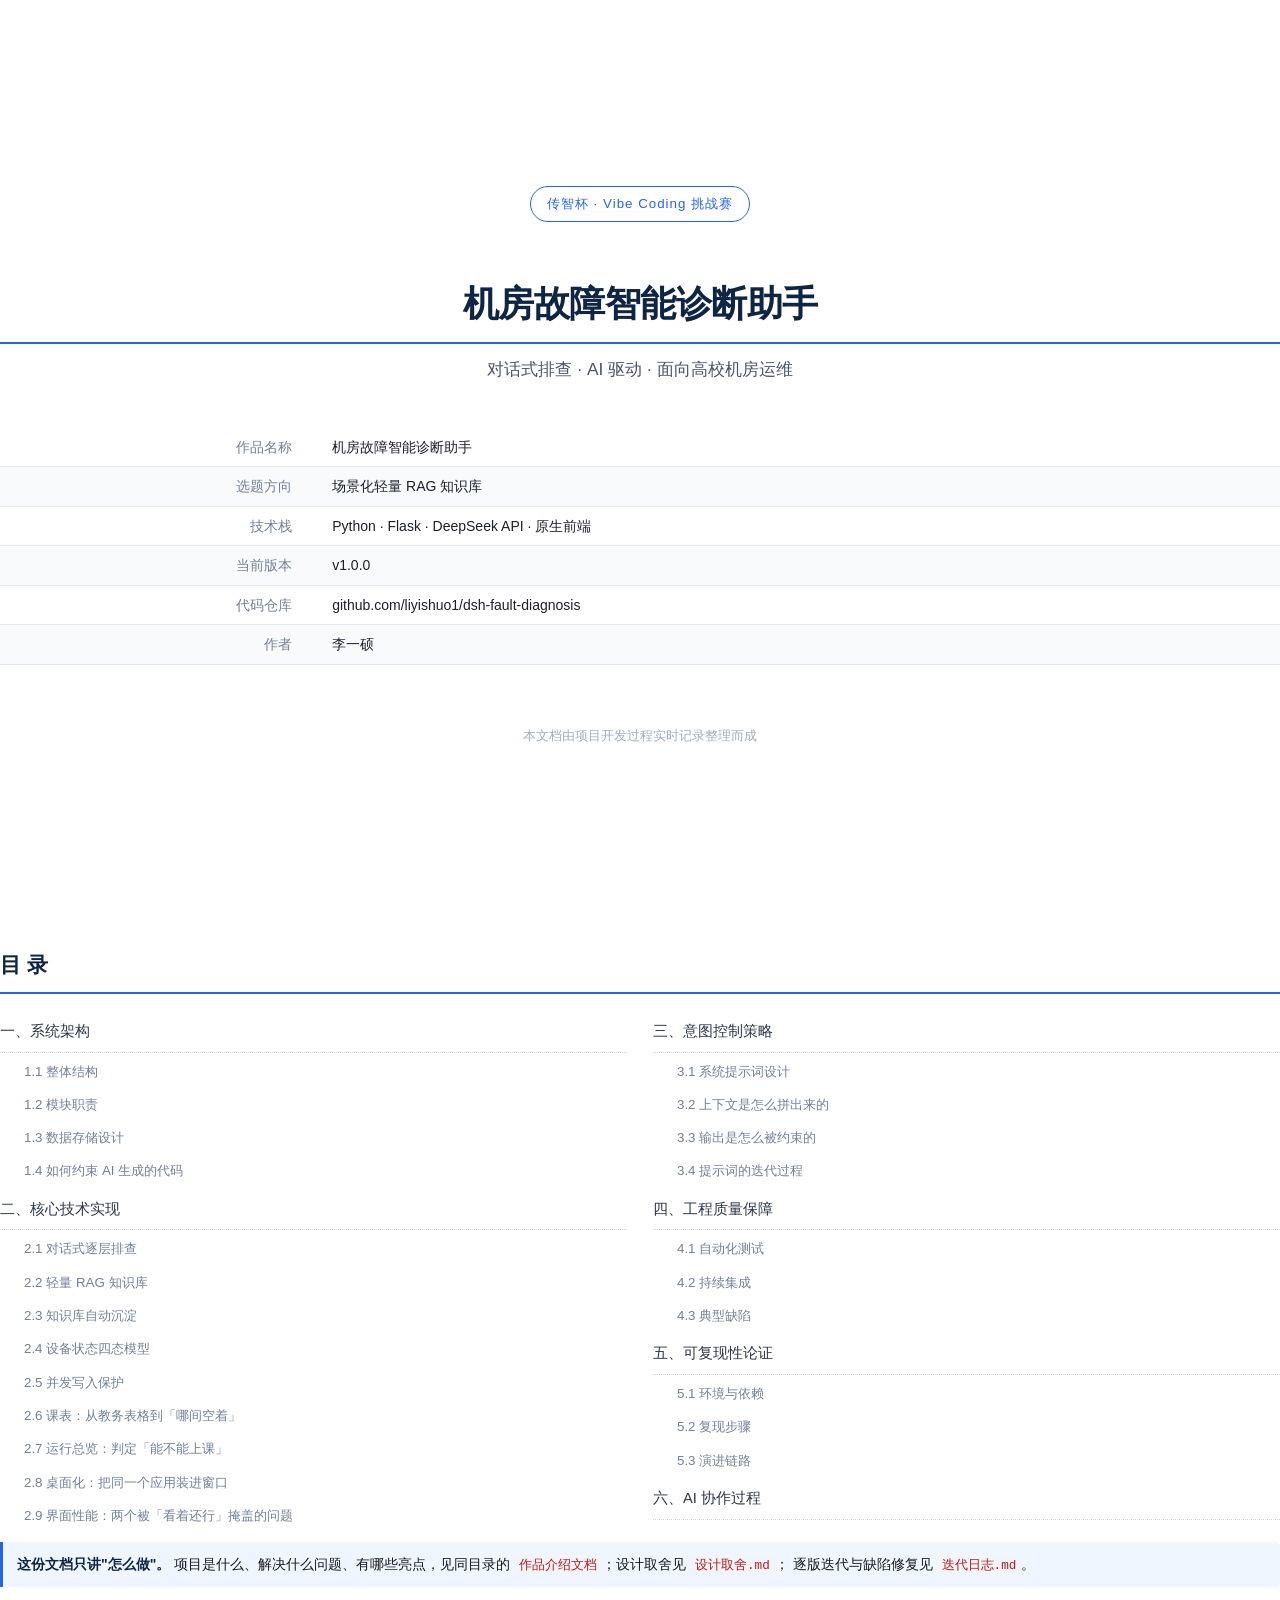
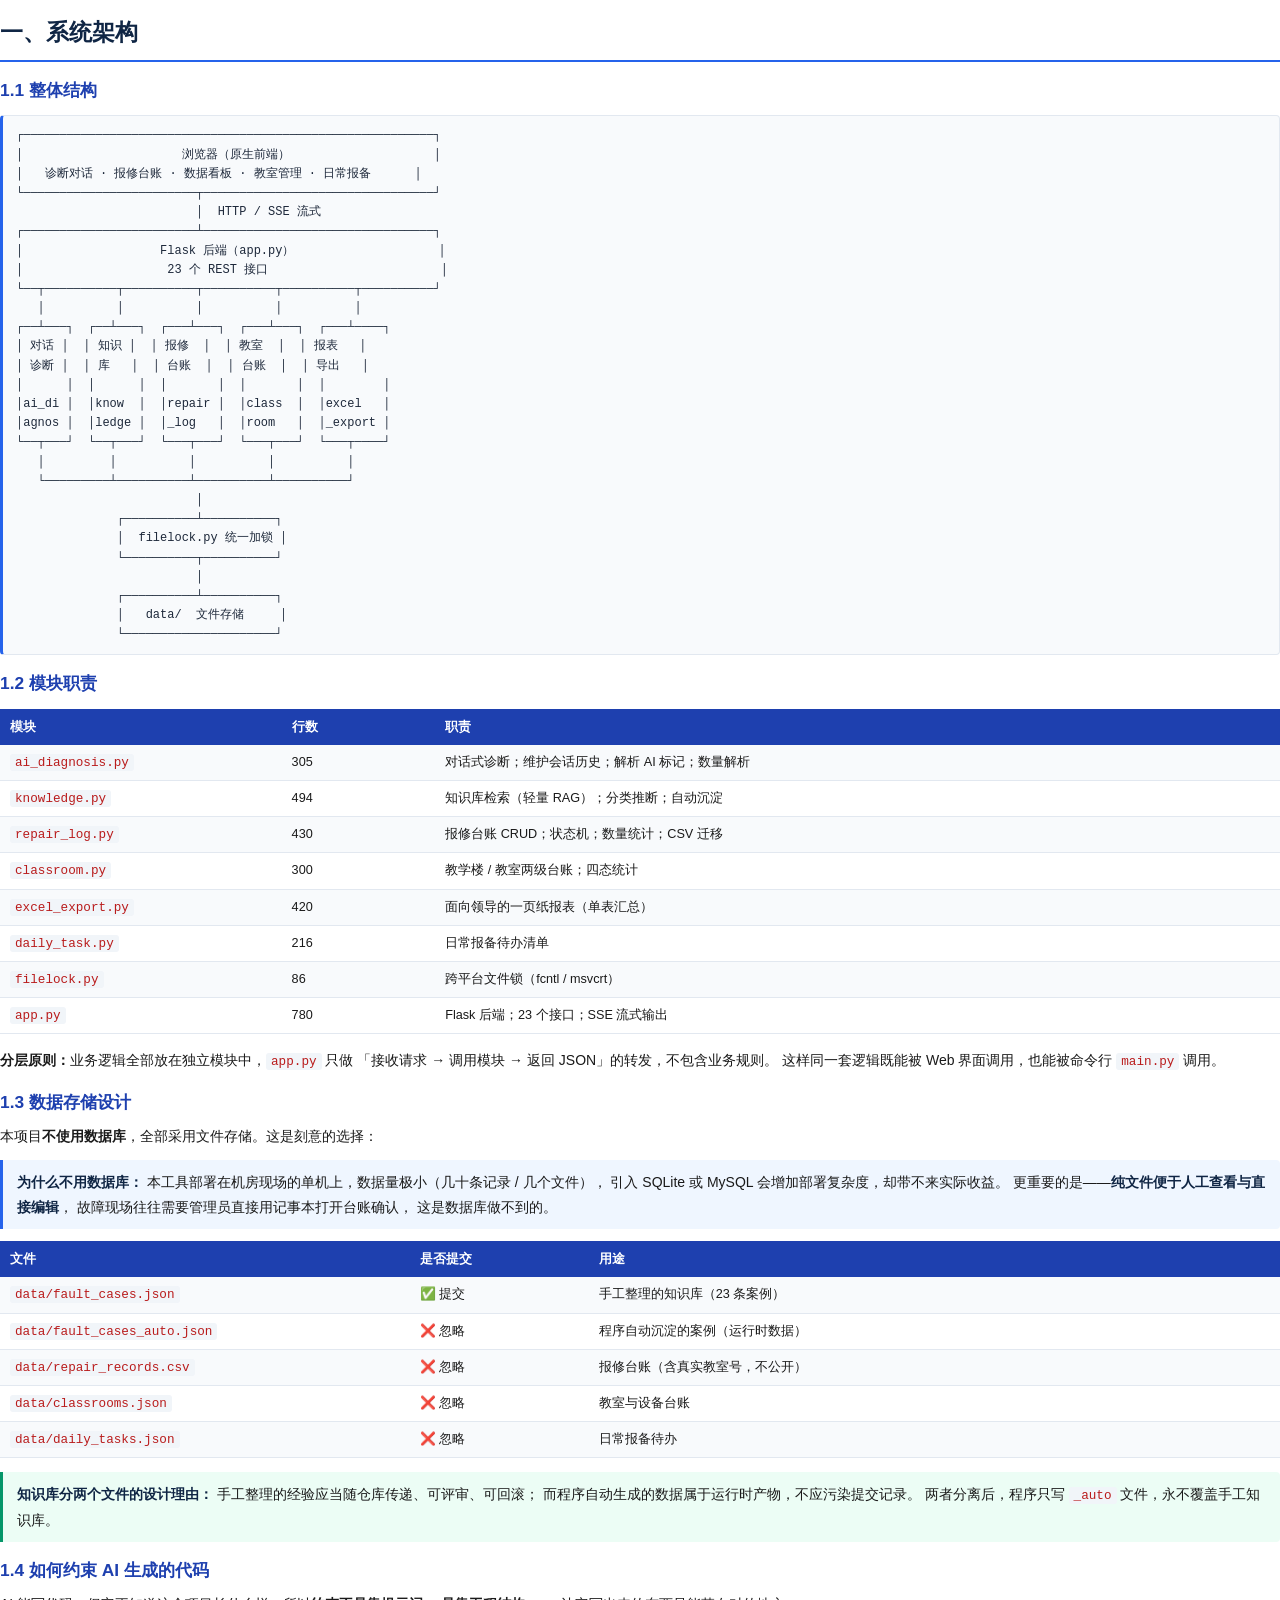
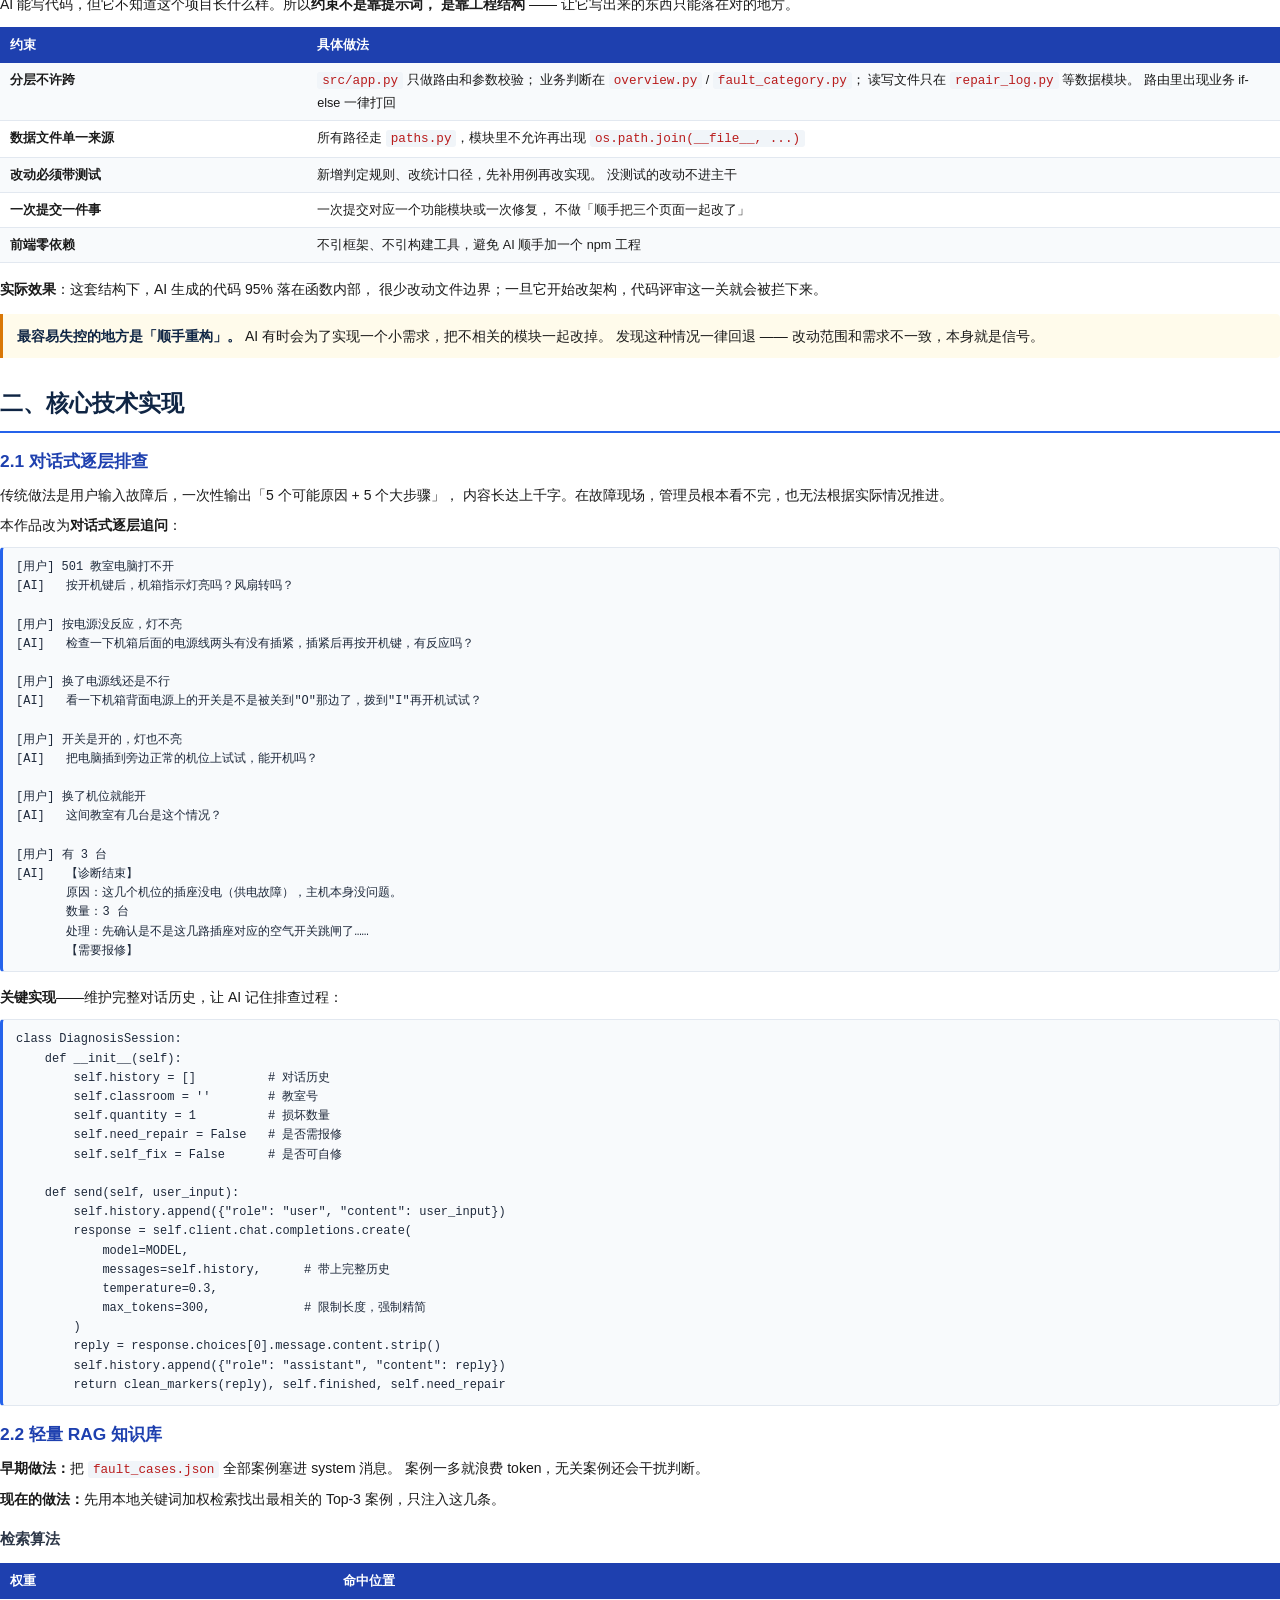
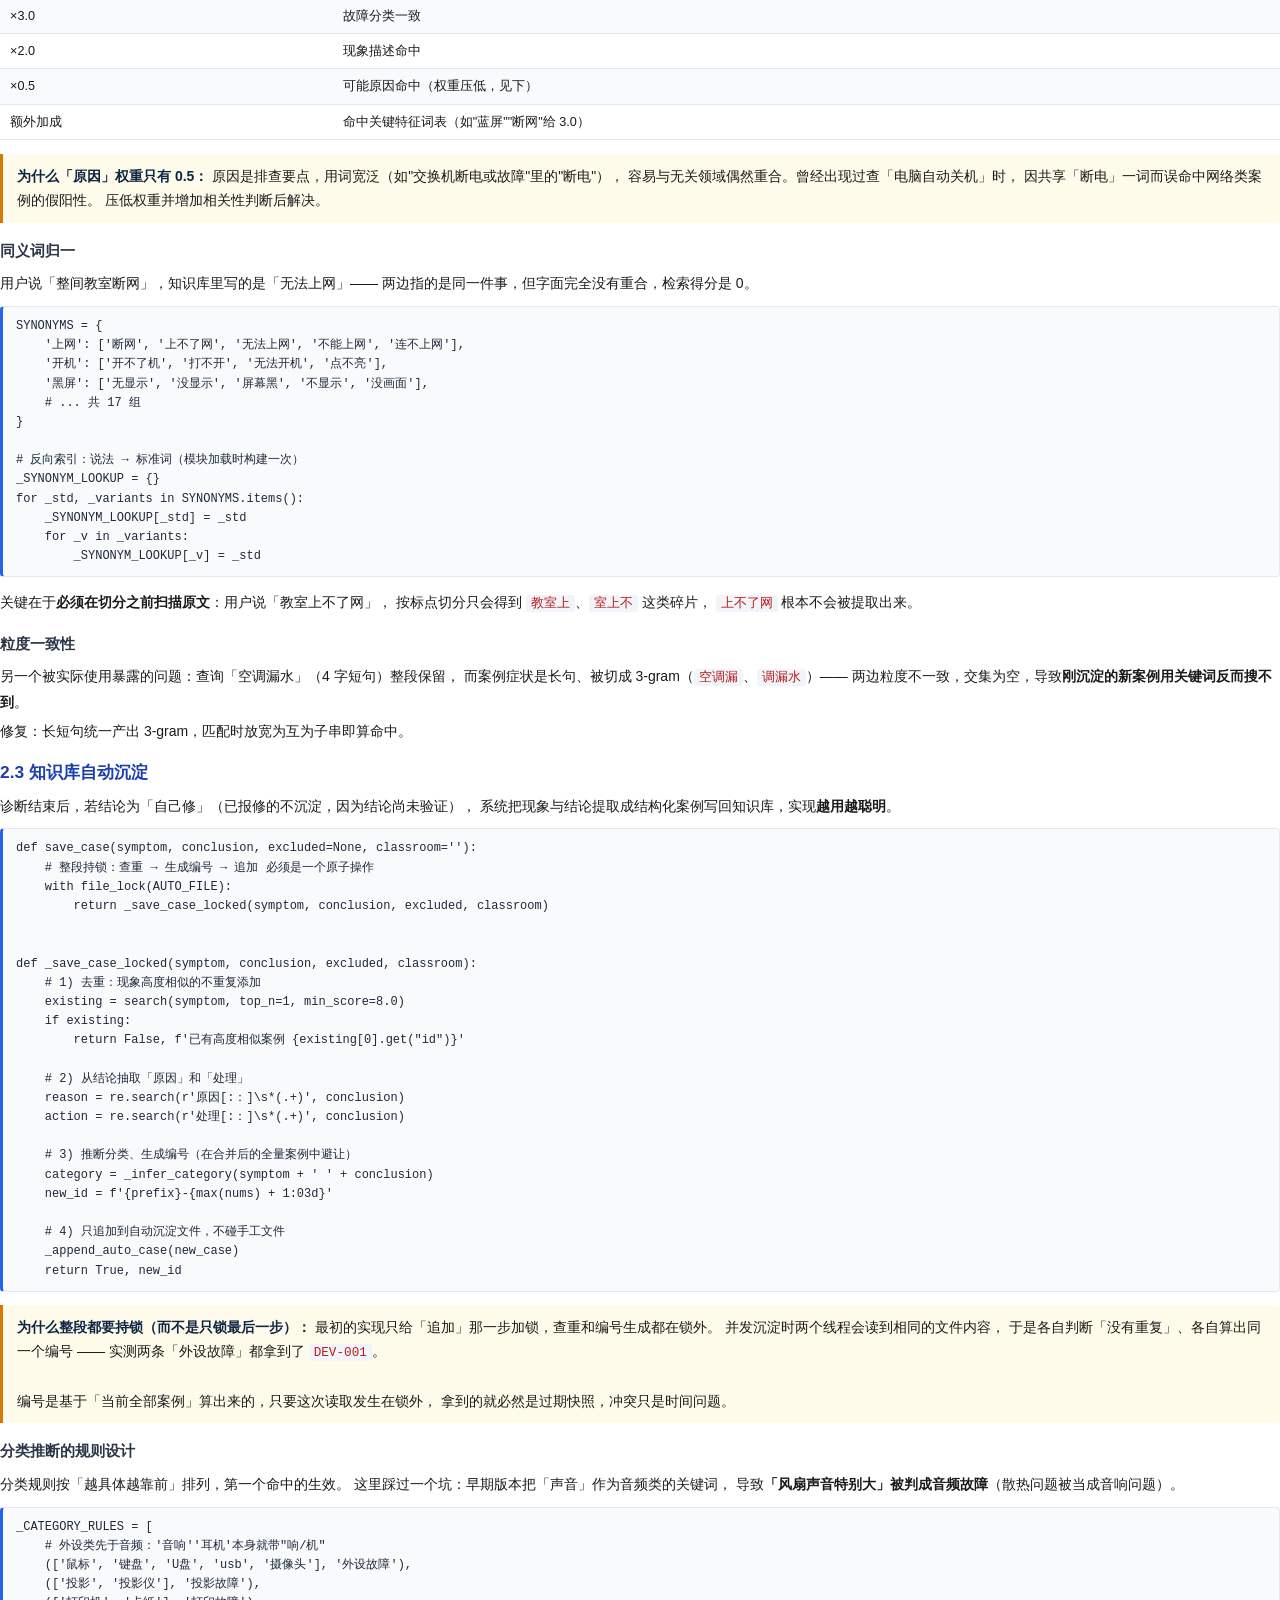
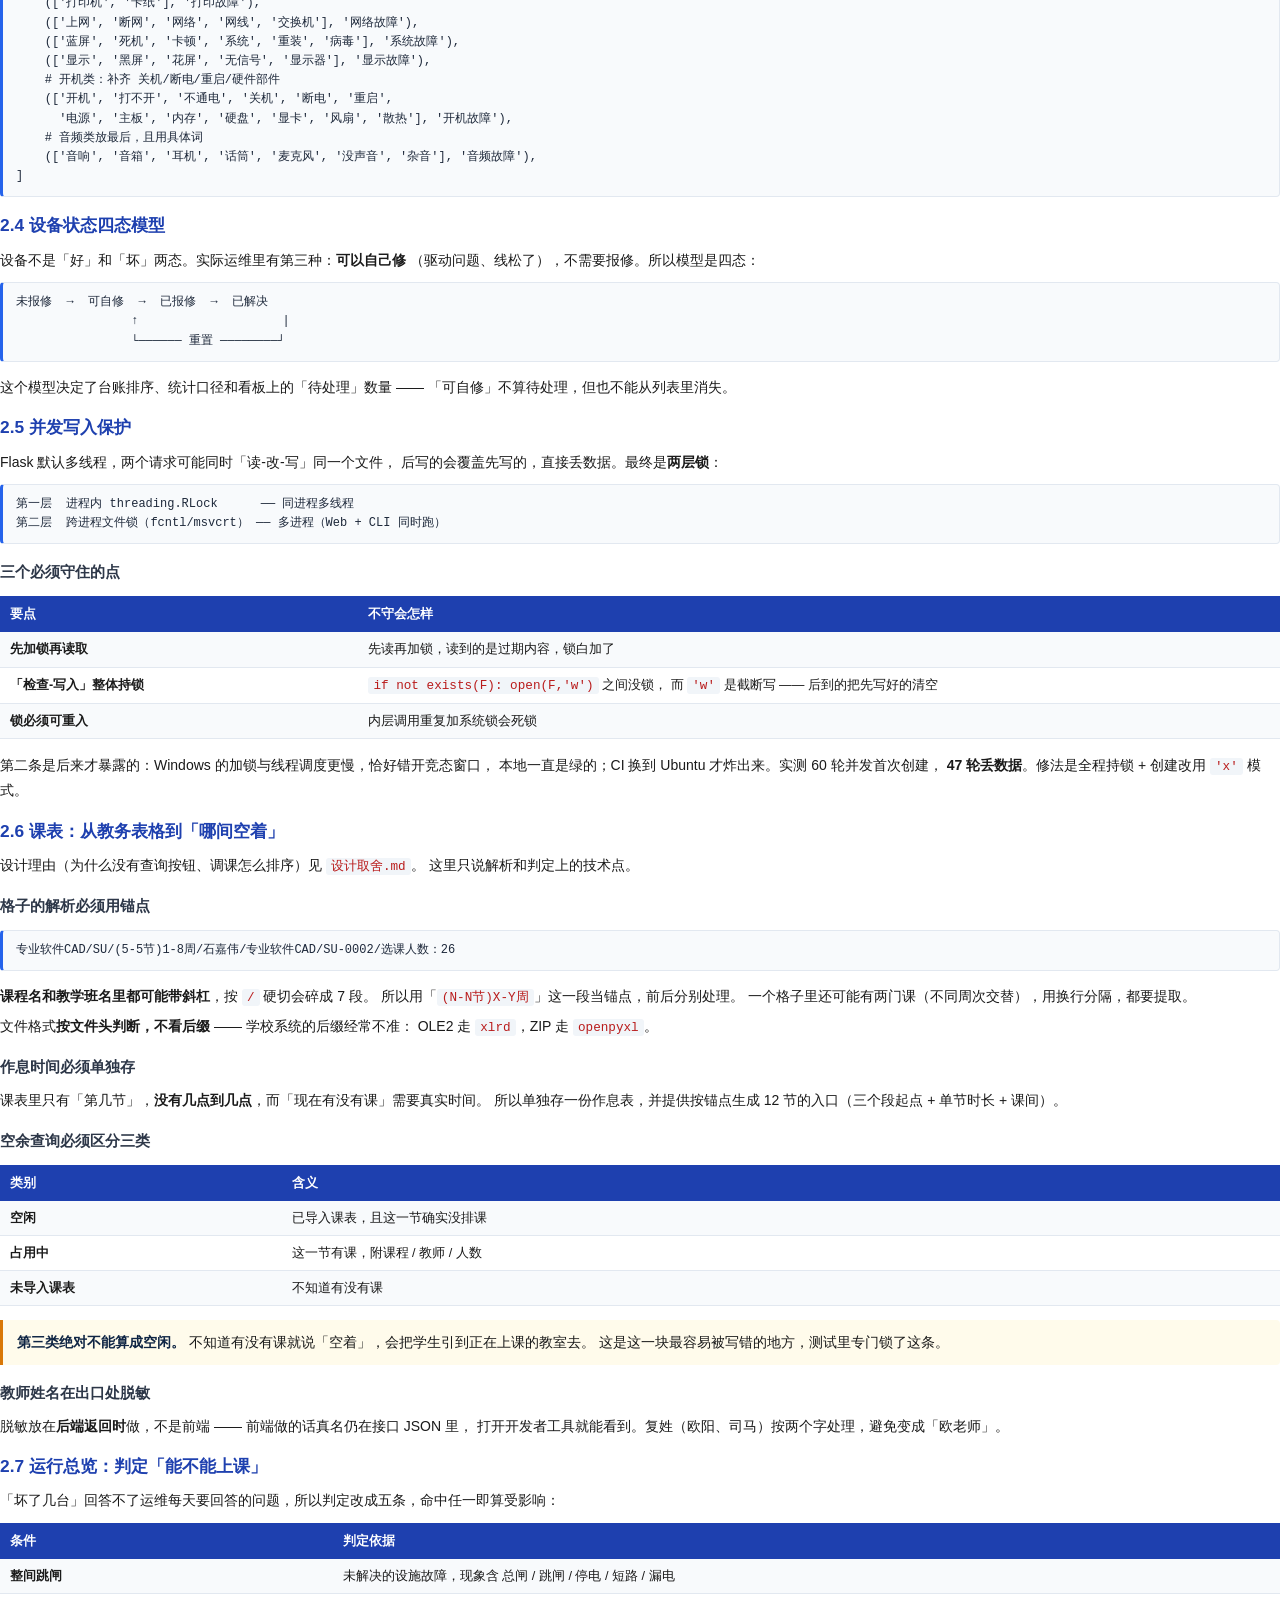
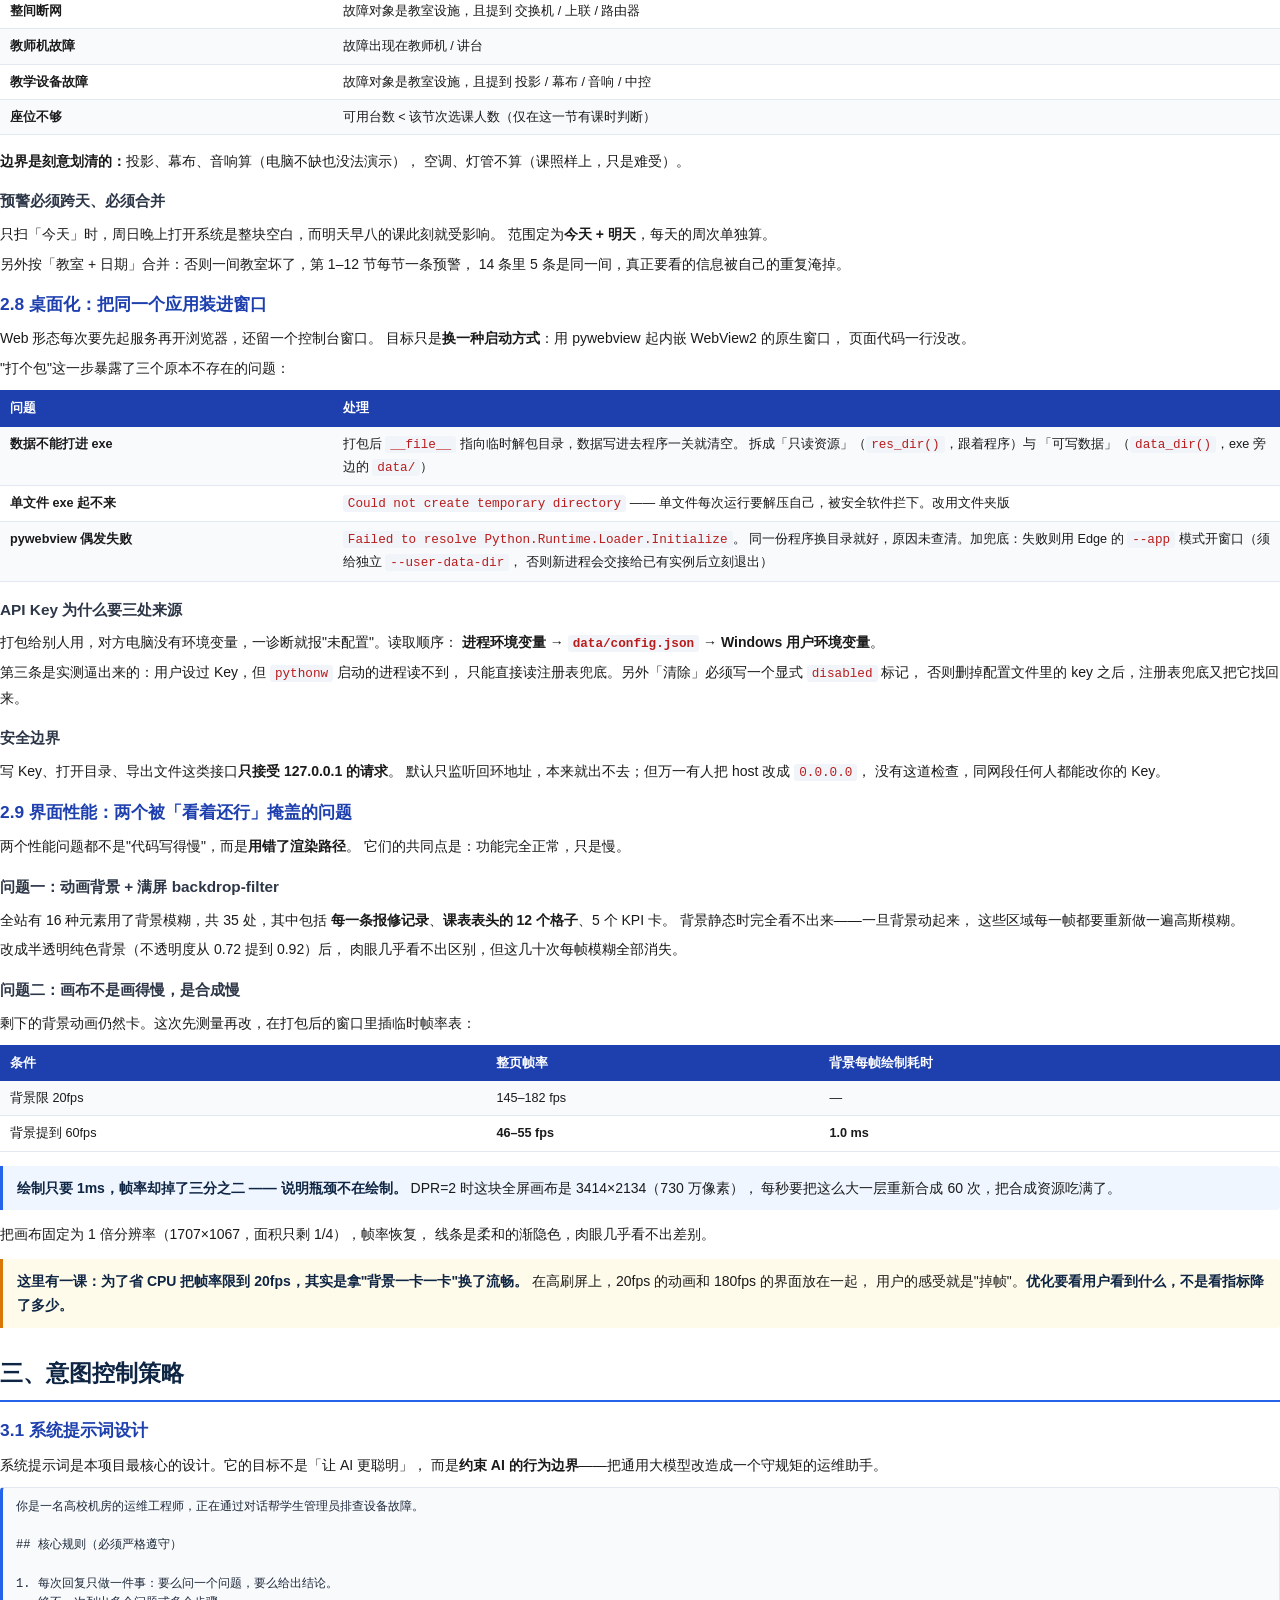
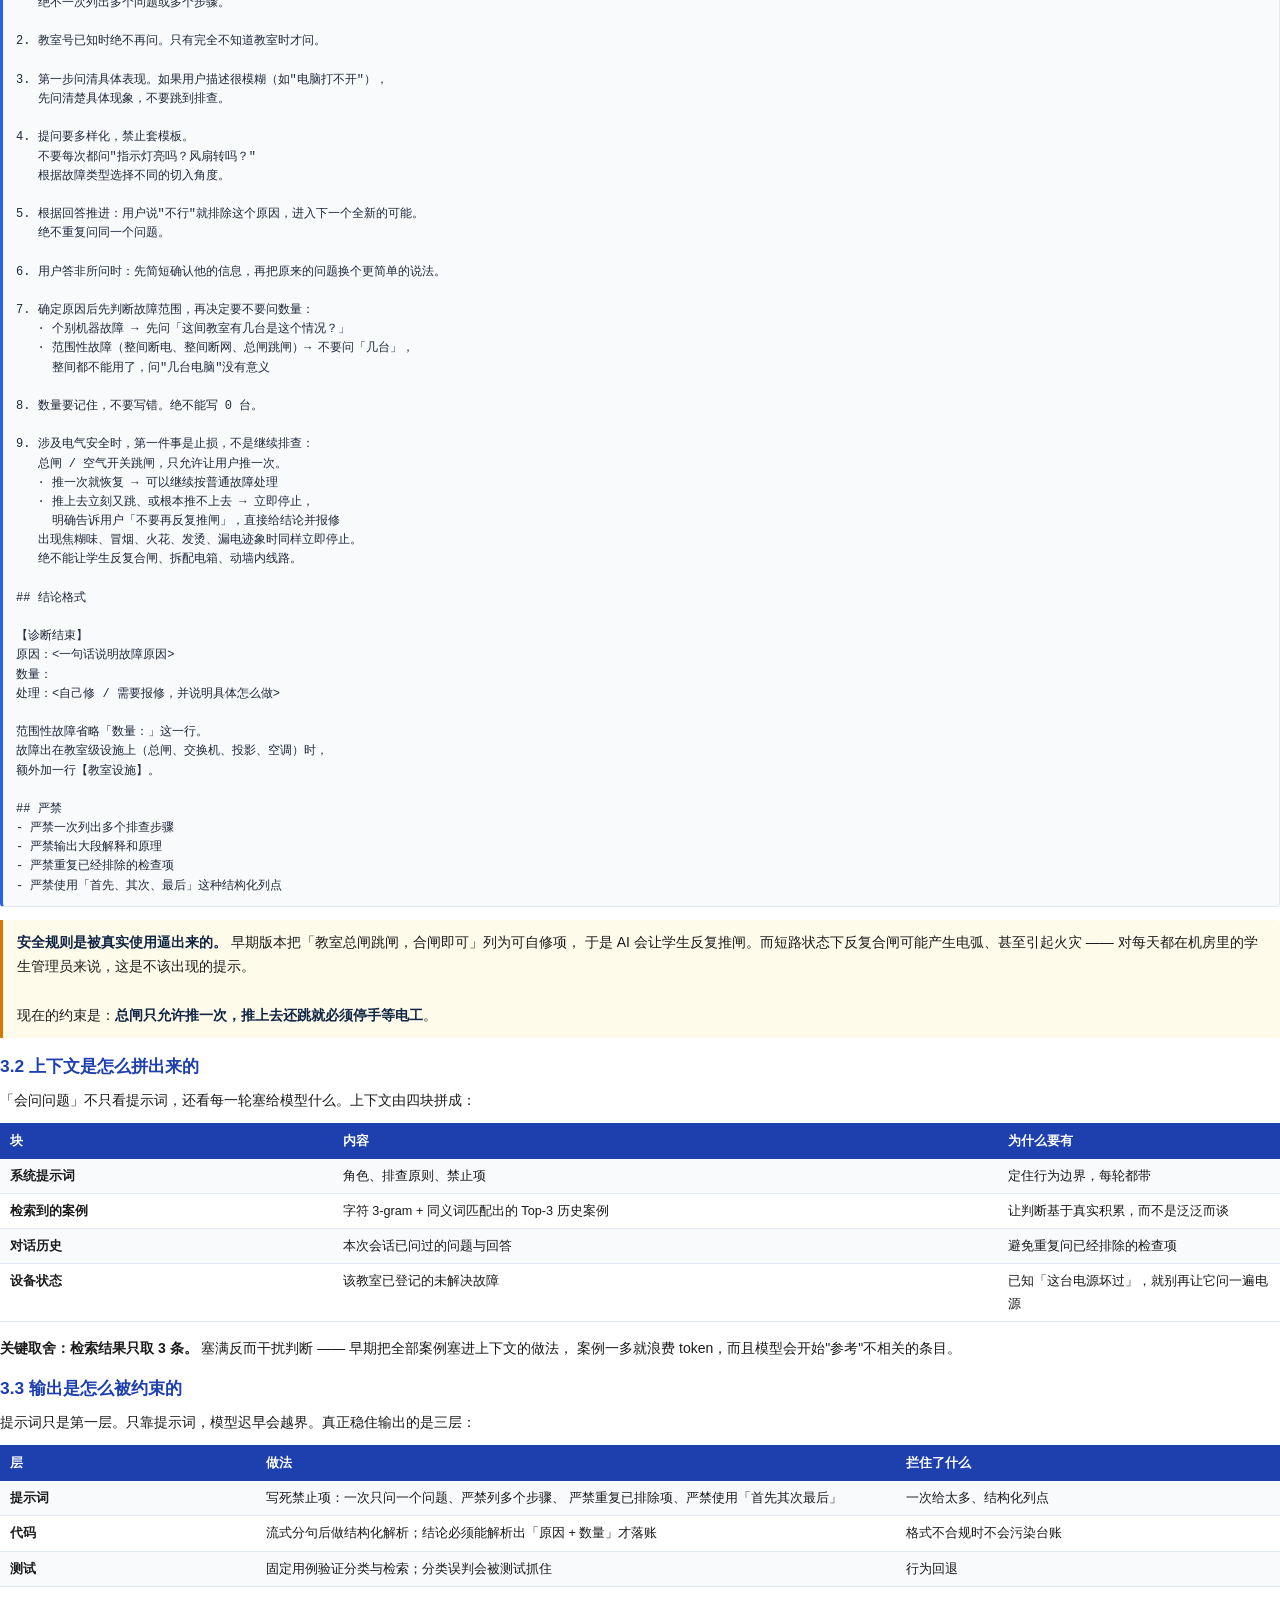
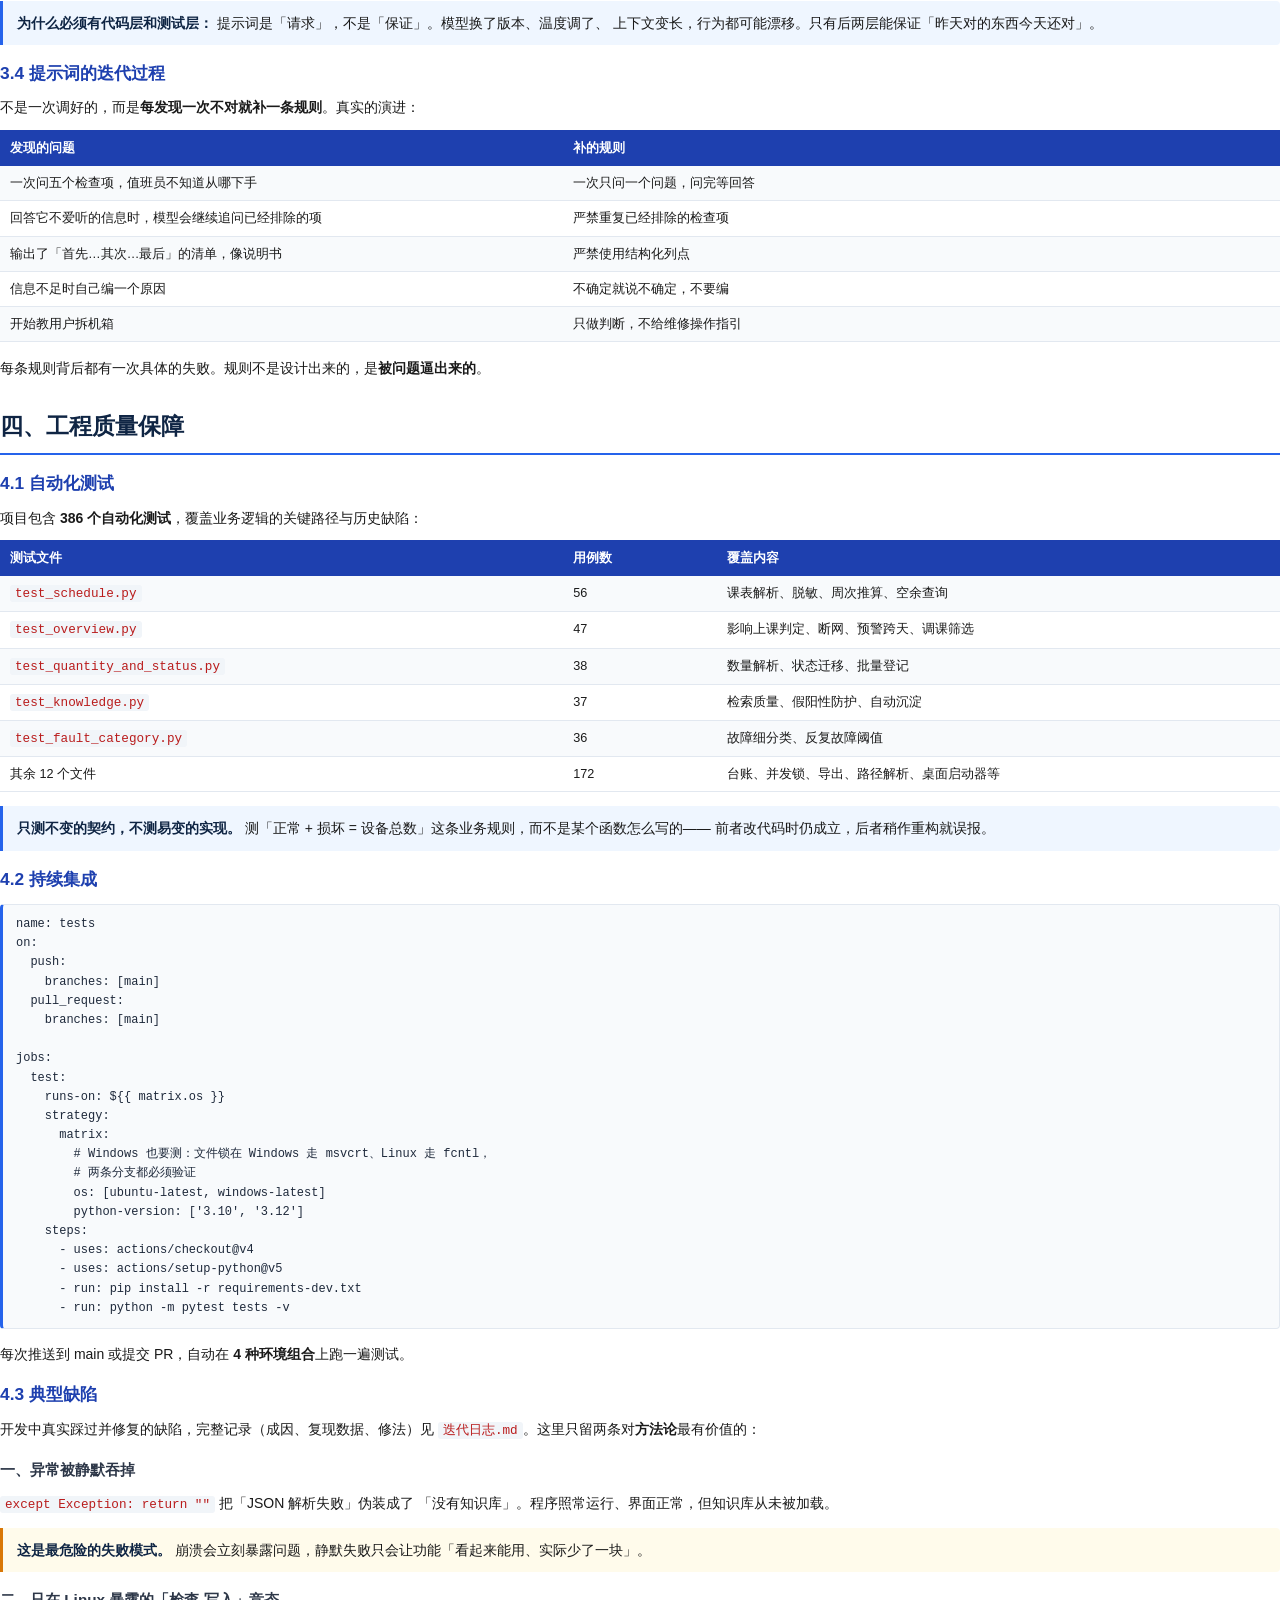
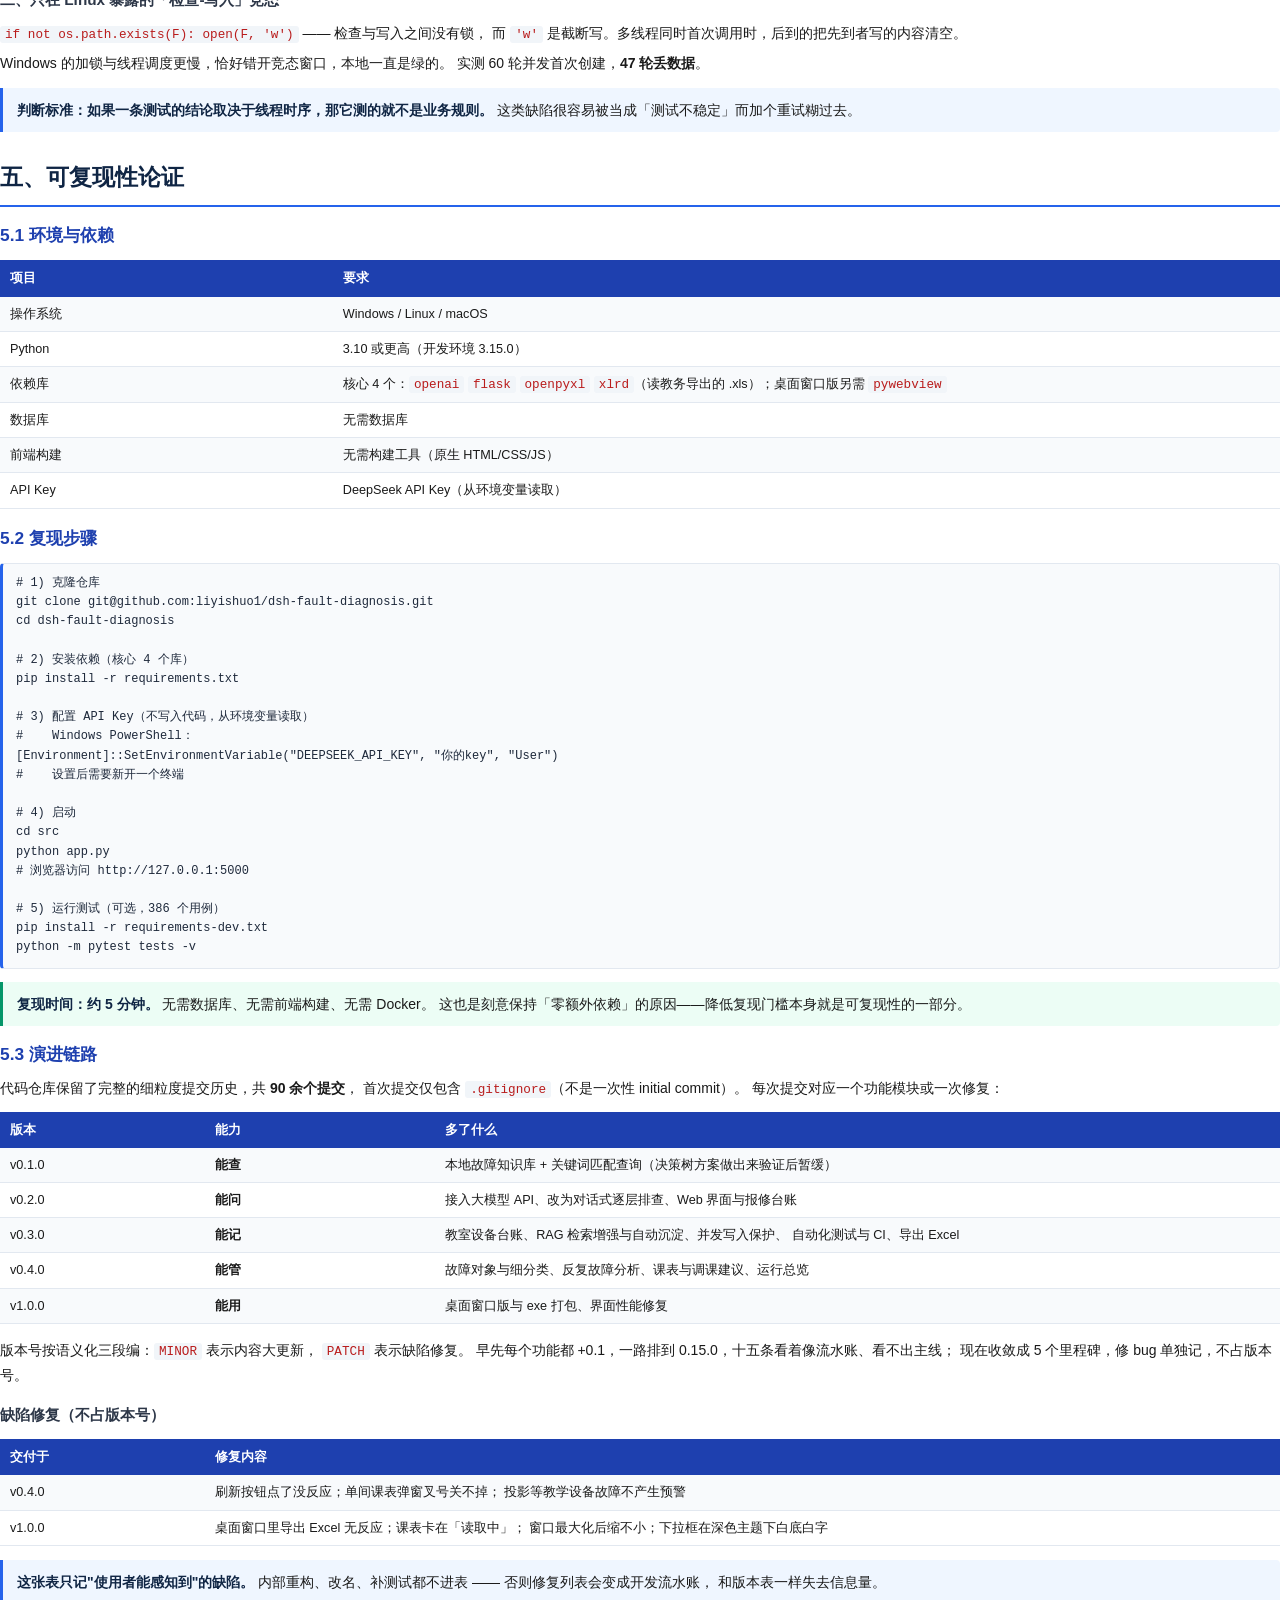
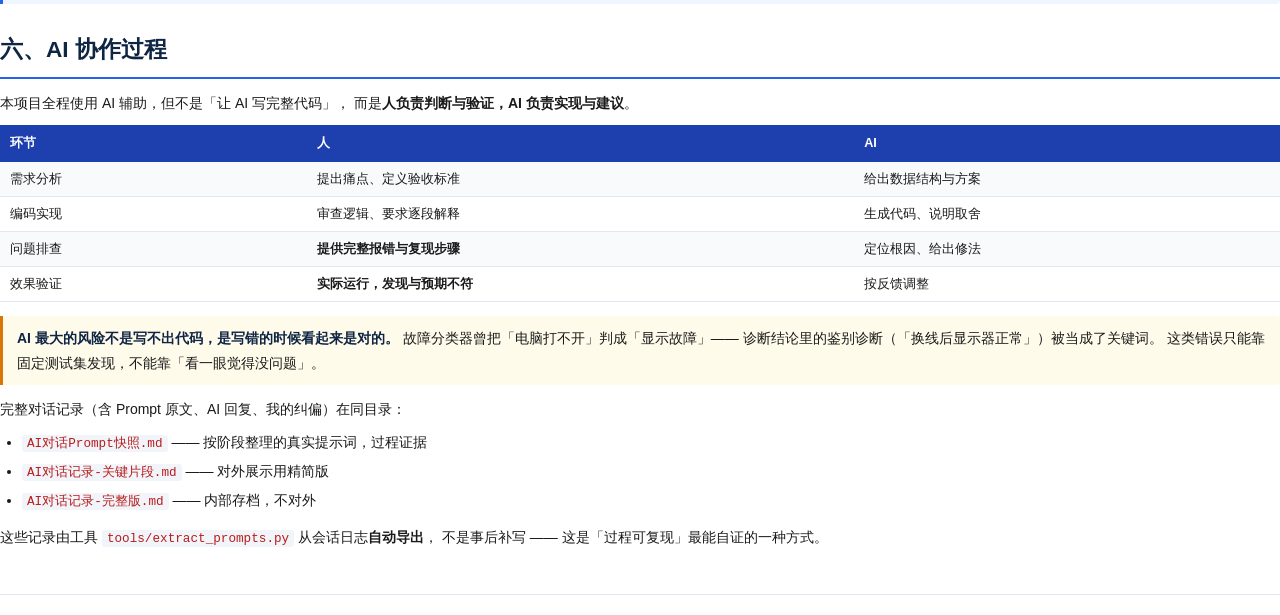
<file: docs/技术文档.html>
<!DOCTYPE html>
<html lang="zh-CN">
<head>
<meta charset="UTF-8">
<title>机房故障智能诊断助手 · 技术文档</title>
<style>
/* ============================================================
   技术文档排版样式（用于生成 PDF）

   打印优先设计：
     · A4 页面，页边距 18mm
     · 正文 10.5pt / 行高 1.7，中文阅读舒适
     · 中文字体用微软雅黑，代码用等宽
     · 标题不与正文分离（page-break-after: avoid）
   ============================================================ */

@page {
  size: A4;
  margin: 18mm 16mm 16mm;
}

* { margin: 0; padding: 0; box-sizing: border-box; }

body {
  font-family: "Microsoft YaHei", "PingFang SC", sans-serif;
  font-size: 10.5pt;
  line-height: 1.75;
  color: #1a1a1a;
  background: #fff;
}

/* ---------- 封面 ---------- */
.cover {
  height: 247mm;
  display: flex;
  flex-direction: column;
  justify-content: center;
  page-break-after: always;
  text-align: center;
}

.cover-badge {
  display: inline-block;
  margin: 0 auto 24px;
  padding: 5px 16px;
  border: 1px solid #2563eb;
  border-radius: 100px;
  color: #2563eb;
  font-size: 10pt;
  letter-spacing: 1px;
}

.cover h1 {
  font-size: 27pt;
  font-weight: 700;
  color: #0f2544;
  letter-spacing: -0.5px;
  margin-bottom: 10px;
}

.cover .sub {
  font-size: 13pt;
  color: #4a5568;
  margin-bottom: 44px;
  font-weight: 400;
}

.cover-meta {
  margin: 0 auto;
  border-collapse: collapse;
  font-size: 10.5pt;
}
.cover-meta td {
  padding: 7px 18px;
  border-bottom: 1px solid #e2e8f0;
  text-align: left;
}
.cover-meta td:first-child {
  color: #718096;
  text-align: right;
  padding-right: 22px;
}
.cover-meta td:last-child { color: #1a202c; font-weight: 500; }

.cover-foot {
  margin-top: 60px;
  font-size: 9.5pt;
  color: #a0aec0;
}

/* ---------- 标题层级 ---------- */
h1 {
  font-size: 17pt;
  color: #0f2544;
  margin: 26px 0 12px;
  padding-bottom: 7px;
  border-bottom: 2px solid #2563eb;
  page-break-after: avoid;
  page-break-before: always;
}
h1:first-of-type { page-break-before: avoid; }

h2 {
  font-size: 13pt;
  color: #1e40af;
  margin: 13px 0 7px;
  page-break-after: avoid;
}

h3 {
  font-size: 11.5pt;
  color: #2d3748;
  margin: 15px 0 7px;
  page-break-after: avoid;
}

p { margin-bottom: 5px; }

/* ---------- 列表 ---------- */
ul, ol { margin: 8px 0 12px 22px; }
li { margin-bottom: 4px; }

/* ---------- 代码 ---------- */
code {
  font-family: "Consolas", "Cascadia Mono", monospace;
  font-size: 9.5pt;
  background: #f1f5f9;
  padding: 1px 5px;
  border-radius: 3px;
  color: #b91c1c;
}

pre {
  background: #f8fafc;
  border: 1px solid #e2e8f0;
  border-left: 3px solid #2563eb;
  border-radius: 4px;
  padding: 10px 13px;
  margin: 10px 0 13px;
  font-size: 9pt;
  line-height: 1.6;
  overflow-wrap: break-word;
  white-space: pre-wrap;
  page-break-inside: avoid;
}
pre code {
  background: none;
  padding: 0;
  color: #1e293b;
  font-size: 9pt;
}

/* ---------- 表格 ---------- */
table {
  width: 100%;
  border-collapse: collapse;
  margin: 10px 0 14px;
  font-size: 9.5pt;
  page-break-inside: avoid;
}
th {
  background: #1e40af;
  color: #fff;
  padding: 7px 10px;
  text-align: left;
  font-weight: 600;
}
td {
  padding: 6px 10px;
  border-bottom: 1px solid #e2e8f0;
  vertical-align: top;
}
tr:nth-child(even) td { background: #f8fafc; }

/* ---------- 提示框 ---------- */
.callout {
  border-left: 3px solid #2563eb;
  background: #eff6ff;
  padding: 10px 14px;
  margin: 12px 0;
  border-radius: 0 4px 4px 0;
  page-break-inside: avoid;
}
.callout.warn {
  border-left-color: #d97706;
  background: #fffbeb;
}
.callout.good {
  border-left-color: #059669;
  background: #ecfdf5;
}
.callout b { color: #0f2544; }

/* ---------- 目录 ---------- */
.toc { page-break-after: always; }
.toc h2 {
  font-size: 16pt;
  color: #0f2544;
  border-bottom: 2px solid #2563eb;
  padding-bottom: 8px;
  margin-bottom: 18px;
}
.toc ol { list-style: none; margin-left: 0; columns: 2; column-gap: 26px; }
.toc li {
  padding: 7px 0;
  border-bottom: 1px dotted #cbd5e0;
  font-size: 11pt;
  display: flex;
  justify-content: space-between;
}
.toc li span:first-child { color: #2d3748; }
.toc li span:last-child { color: #718096; font-size: 10pt; }
.toc .l2 {
  padding-left: 24px;
  font-size: 10pt;
  border-bottom: none;
  padding-top: 3px;
  padding-bottom: 3px;
}
.toc .l2 span:first-child { color: #718096; }

/* ---------- 页脚页码（由浏览器打印时生成） ---------- */
@page {
  @bottom-center {
    content: counter(page);
    font-family: "Microsoft YaHei", sans-serif;
    font-size: 9pt;
    color: #a0aec0;
  }
}

/* 避免元素被切断 */
.no-break { page-break-inside: avoid; }
</style>
</head>
<body>

<!-- ==================== 封面 ==================== -->
<div class="cover">
  <div class="cover-badge">传智杯 · Vibe Coding 挑战赛</div>
  <h1>机房故障智能诊断助手</h1>
  <p class="sub">对话式排查 · AI 驱动 · 面向高校机房运维</p>

  <table class="cover-meta">
    <tr><td>作品名称</td><td>机房故障智能诊断助手</td></tr>
    <tr><td>选题方向</td><td>场景化轻量 RAG 知识库</td></tr>
    <tr><td>技术栈</td><td>Python · Flask · DeepSeek API · 原生前端</td></tr>
    <tr><td>当前版本</td><td>v1.0.0</td></tr>
    <tr><td>代码仓库</td><td>github.com/liyishuo1/dsh-fault-diagnosis</td></tr>
    <tr><td>作者</td><td>李一硕</td></tr>
  </table>

  <div class="cover-foot">
    本文档由项目开发过程实时记录整理而成
  </div>
</div>

<!-- ==================== 目录 ==================== -->
<div class="toc">
  <h2>目 录</h2>
  <ol>
    <li><span>一、系统架构</span><span></span></li>
    <li class="l2"><span>1.1 整体结构</span><span></span></li>
    <li class="l2"><span>1.2 模块职责</span><span></span></li>
    <li class="l2"><span>1.3 数据存储设计</span><span></span></li>
    <li class="l2"><span>1.4 如何约束 AI 生成的代码</span><span></span></li>
    <li><span>二、核心技术实现</span><span></span></li>
    <li class="l2"><span>2.1 对话式逐层排查</span><span></span></li>
    <li class="l2"><span>2.2 轻量 RAG 知识库</span><span></span></li>
    <li class="l2"><span>2.3 知识库自动沉淀</span><span></span></li>
    <li class="l2"><span>2.4 设备状态四态模型</span><span></span></li>
    <li class="l2"><span>2.5 并发写入保护</span><span></span></li>
    <li class="l2"><span>2.6 课表：从教务表格到「哪间空着」</span><span></span></li>
    <li class="l2"><span>2.7 运行总览：判定「能不能上课」</span><span></span></li>
    <li class="l2"><span>2.8 桌面化：把同一个应用装进窗口</span><span></span></li>
    <li class="l2"><span>2.9 界面性能：两个被「看着还行」掩盖的问题</span><span></span></li>
    <li><span>三、意图控制策略</span><span></span></li>
    <li class="l2"><span>3.1 系统提示词设计</span><span></span></li>
    <li class="l2"><span>3.2 上下文是怎么拼出来的</span><span></span></li>
    <li class="l2"><span>3.3 输出是怎么被约束的</span><span></span></li>
    <li class="l2"><span>3.4 提示词的迭代过程</span><span></span></li>
    <li><span>四、工程质量保障</span><span></span></li>
    <li class="l2"><span>4.1 自动化测试</span><span></span></li>
    <li class="l2"><span>4.2 持续集成</span><span></span></li>
    <li class="l2"><span>4.3 典型缺陷</span><span></span></li>
    <li><span>五、可复现性论证</span><span></span></li>
    <li class="l2"><span>5.1 环境与依赖</span><span></span></li>
    <li class="l2"><span>5.2 复现步骤</span><span></span></li>
    <li class="l2"><span>5.3 演进链路</span><span></span></li>
    <li><span>六、AI 协作过程</span><span></span></li>
  </ol>
</div>

<!-- ==================== 一、项目概述 ==================== -->
<!-- ==================== 简介（代替原「项目概述」章） ==================== -->
<div class="callout">
  <b>这份文档只讲"怎么做"。</b>
  项目是什么、解决什么问题、有哪些亮点，见同目录的
  <code>作品介绍文档</code>；设计取舍见 <code>设计取舍.md</code>；
  逐版迭代与缺陷修复见 <code>迭代日志.md</code>。
</div>

<h1>一、系统架构</h1>

<h2>1.1 整体结构</h2>

<pre><code>┌─────────────────────────────────────────────────────────┐
│                      浏览器（原生前端）                    │
│   诊断对话 · 报修台账 · 数据看板 · 教室管理 · 日常报备      │
└────────────────────────┬────────────────────────────────┘
                         │  HTTP / SSE 流式
┌────────────────────────┴────────────────────────────────┐
│                   Flask 后端（app.py）                    │
│                    23 个 REST 接口                        │
└──┬──────────┬──────────┬──────────┬──────────┬──────────┘
   │          │          │          │          │
┌──┴───┐  ┌──┴───┐  ┌───┴───┐  ┌───┴───┐  ┌───┴────┐
│ 对话 │  │ 知识 │  │ 报修  │  │ 教室  │  │ 报表   │
│ 诊断 │  │ 库   │  │ 台账  │  │ 台账  │  │ 导出   │
│      │  │      │  │       │  │       │  │        │
│ai_di │  │know  │  │repair │  │class  │  │excel   │
│agnos │  │ledge │  │_log   │  │room   │  │_export │
└──┬───┘  └──┬───┘  └───┬───┘  └───┬───┘  └───┬────┘
   │         │          │          │          │
   └─────────┴──────────┴──────────┴──────────┘
                         │
              ┌──────────┴──────────┐
              │  filelock.py 统一加锁 │
              └──────────┬──────────┘
                         │
              ┌──────────┴──────────┐
              │   data/  文件存储     │
              └─────────────────────┘</code></pre>

<h2>1.2 模块职责</h2>

<table>
  <tr>
    <th style="width:22%">模块</th>
    <th style="width:12%">行数</th>
    <th>职责</th>
  </tr>
  <tr>
    <td><code>ai_diagnosis.py</code></td>
    <td>305</td>
    <td>对话式诊断；维护会话历史；解析 AI 标记；数量解析</td>
  </tr>
  <tr>
    <td><code>knowledge.py</code></td>
    <td>494</td>
    <td>知识库检索（轻量 RAG）；分类推断；自动沉淀</td>
  </tr>
  <tr>
    <td><code>repair_log.py</code></td>
    <td>430</td>
    <td>报修台账 CRUD；状态机；数量统计；CSV 迁移</td>
  </tr>
  <tr>
    <td><code>classroom.py</code></td>
    <td>300</td>
    <td>教学楼 / 教室两级台账；四态统计</td>
  </tr>
  <tr>
    <td><code>excel_export.py</code></td>
    <td>420</td>
    <td>面向领导的一页纸报表（单表汇总）</td>
  </tr>
  <tr>
    <td><code>daily_task.py</code></td>
    <td>216</td>
    <td>日常报备待办清单</td>
  </tr>
  <tr>
    <td><code>filelock.py</code></td>
    <td>86</td>
    <td>跨平台文件锁（fcntl / msvcrt）</td>
  </tr>
  <tr>
    <td><code>app.py</code></td>
    <td>780</td>
    <td>Flask 后端；23 个接口；SSE 流式输出</td>
  </tr>
</table>

<p>
<b>分层原则：</b>业务逻辑全部放在独立模块中，<code>app.py</code> 只做
「接收请求 → 调用模块 → 返回 JSON」的转发，不包含业务规则。
这样同一套逻辑既能被 Web 界面调用，也能被命令行 <code>main.py</code> 调用。
</p>

<h2>1.3 数据存储设计</h2>

<p>
本项目<b>不使用数据库</b>，全部采用文件存储。这是刻意的选择：
</p>

<div class="callout">
  <b>为什么不用数据库：</b>
  本工具部署在机房现场的单机上，数据量极小（几十条记录 / 几个文件），
  引入 SQLite 或 MySQL 会增加部署复杂度，却带不来实际收益。
  更重要的是——<b>纯文件便于人工查看与直接编辑</b>，
  故障现场往往需要管理员直接用记事本打开台账确认，
  这是数据库做不到的。
</div>

<table>
  <tr>
    <th style="width:32%">文件</th>
    <th style="width:14%">是否提交</th>
    <th>用途</th>
  </tr>
  <tr>
    <td><code>data/fault_cases.json</code></td>
    <td>✅ 提交</td>
    <td>手工整理的知识库（23 条案例）</td>
  </tr>
  <tr>
    <td><code>data/fault_cases_auto.json</code></td>
    <td>❌ 忽略</td>
    <td>程序自动沉淀的案例（运行时数据）</td>
  </tr>
  <tr>
    <td><code>data/repair_records.csv</code></td>
    <td>❌ 忽略</td>
    <td>报修台账（含真实教室号，不公开）</td>
  </tr>
  <tr>
    <td><code>data/classrooms.json</code></td>
    <td>❌ 忽略</td>
    <td>教室与设备台账</td>
  </tr>
  <tr>
    <td><code>data/daily_tasks.json</code></td>
    <td>❌ 忽略</td>
    <td>日常报备待办</td>
  </tr>
</table>

<div class="callout good">
  <b>知识库分两个文件的设计理由：</b>
  手工整理的经验应当随仓库传递、可评审、可回滚；
  而程序自动生成的数据属于运行时产物，不应污染提交记录。
  两者分离后，程序只写 <code>_auto</code> 文件，永不覆盖手工知识库。
</div>

<!-- ==================== 二、核心技术实现 ==================== -->
<h2>1.4 如何约束 AI 生成的代码</h2>

<p>
AI 能写代码，但它不知道这个项目长什么样。所以<strong>约束不是靠提示词，
是靠工程结构</strong> —— 让它写出来的东西只能落在对的地方。
</p>

<table>
  <tr><th style="width:24%">约束</th><th>具体做法</th></tr>
  <tr>
    <td><b>分层不许跨</b></td>
    <td><code>src/app.py</code> 只做路由和参数校验；
        业务判断在 <code>overview.py</code> / <code>fault_category.py</code>；
        读写文件只在 <code>repair_log.py</code> 等数据模块。
        路由里出现业务 if-else 一律打回</td>
  </tr>
  <tr>
    <td><b>数据文件单一来源</b></td>
    <td>所有路径走 <code>paths.py</code>，模块里不允许再出现
        <code>os.path.join(__file__, ...)</code></td>
  </tr>
  <tr>
    <td><b>改动必须带测试</b></td>
    <td>新增判定规则、改统计口径，先补用例再改实现。
        没测试的改动不进主干</td>
  </tr>
  <tr>
    <td><b>一次提交一件事</b></td>
    <td>一次提交对应一个功能模块或一次修复，
        不做「顺手把三个页面一起改了」</td>
  </tr>
  <tr>
    <td><b>前端零依赖</b></td>
    <td>不引框架、不引构建工具，避免 AI 顺手加一个 npm 工程</td>
  </tr>
</table>

<p>
<strong>实际效果</strong>：这套结构下，AI 生成的代码 95% 落在函数内部，
很少改动文件边界；一旦它开始改架构，代码评审这一关就会被拦下来。
</p>

<div class="callout warn">
  <b>最容易失控的地方是「顺手重构」。</b>
  AI 有时会为了实现一个小需求，把不相关的模块一起改掉。
  发现这种情况一律回退 —— 改动范围和需求不一致，本身就是信号。
</div>

<h1>二、核心技术实现</h1>

<h2>2.1 对话式逐层排查</h2>

<p>
传统做法是用户输入故障后，一次性输出「5 个可能原因 + 5 个大步骤」，
内容长达上千字。在故障现场，管理员根本看不完，也无法根据实际情况推进。
</p>

<p>本作品改为<b>对话式逐层追问</b>：</p>

<pre><code>[用户] 501 教室电脑打不开
[AI]   按开机键后，机箱指示灯亮吗？风扇转吗？

[用户] 按电源没反应，灯不亮
[AI]   检查一下机箱后面的电源线两头有没有插紧，插紧后再按开机键，有反应吗？

[用户] 换了电源线还是不行
[AI]   看一下机箱背面电源上的开关是不是被关到"O"那边了，拨到"I"再开机试试？

[用户] 开关是开的，灯也不亮
[AI]   把电脑插到旁边正常的机位上试试，能开机吗？

[用户] 换了机位就能开
[AI]   这间教室有几台是这个情况？

[用户] 有 3 台
[AI]   【诊断结束】
       原因：这几个机位的插座没电（供电故障），主机本身没问题。
       数量：3 台
       处理：先确认是不是这几路插座对应的空气开关跳闸了……
       【需要报修】</code></pre>

<p><b>关键实现</b>——维护完整对话历史，让 AI 记住排查过程：</p>

<pre><code>class DiagnosisSession:
    def __init__(self):
        self.history = []          # 对话历史
        self.classroom = ''        # 教室号
        self.quantity = 1          # 损坏数量
        self.need_repair = False   # 是否需报修
        self.self_fix = False      # 是否可自修

    def send(self, user_input):
        self.history.append({"role": "user", "content": user_input})
        response = self.client.chat.completions.create(
            model=MODEL,
            messages=self.history,      # 带上完整历史
            temperature=0.3,
            max_tokens=300,             # 限制长度，强制精简
        )
        reply = response.choices[0].message.content.strip()
        self.history.append({"role": "assistant", "content": reply})
        return clean_markers(reply), self.finished, self.need_repair</code></pre>

<h2>2.2 轻量 RAG 知识库</h2>

<p>
<b>早期做法：</b>把 <code>fault_cases.json</code> 全部案例塞进 system 消息。
案例一多就浪费 token，无关案例还会干扰判断。
</p>

<p>
<b>现在的做法：</b>先用本地关键词加权检索找出最相关的 Top-3 案例，只注入这几条。
</p>

<h3>检索算法</h3>

<table>
  <tr><th style="width:26%">权重</th><th>命中位置</th></tr>
  <tr><td>×3.0</td><td>故障分类一致</td></tr>
  <tr><td>×2.0</td><td>现象描述命中</td></tr>
  <tr><td>×0.5</td><td>可能原因命中（权重压低，见下）</td></tr>
  <tr><td>额外加成</td><td>命中关键特征词表（如"蓝屏""断网"给 3.0）</td></tr>
</table>

<div class="callout warn">
  <b>为什么「原因」权重只有 0.5：</b>
  原因是排查要点，用词宽泛（如"交换机断电或故障"里的"断电"），
  容易与无关领域偶然重合。曾经出现过查「电脑自动关机」时，
  因共享「断电」一词而误命中网络类案例的假阳性。
  压低权重并增加相关性判断后解决。
</div>

<h3>同义词归一</h3>

<p>
用户说「整间教室断网」，知识库里写的是「无法上网」——
两边指的是同一件事，但字面完全没有重合，检索得分是 0。
</p>

<pre><code>SYNONYMS = {
    '上网': ['断网', '上不了网', '无法上网', '不能上网', '连不上网'],
    '开机': ['开不了机', '打不开', '无法开机', '点不亮'],
    '黑屏': ['无显示', '没显示', '屏幕黑', '不显示', '没画面'],
    # ... 共 17 组
}

# 反向索引：说法 → 标准词（模块加载时构建一次）
_SYNONYM_LOOKUP = {}
for _std, _variants in SYNONYMS.items():
    _SYNONYM_LOOKUP[_std] = _std
    for _v in _variants:
        _SYNONYM_LOOKUP[_v] = _std</code></pre>

<p>
关键在于<b>必须在切分之前扫描原文</b>：用户说「教室上不了网」，
按标点切分只会得到 <code>教室上</code>、<code>室上不</code> 这类碎片，
<code>上不了网</code> 根本不会被提取出来。
</p>

<h3>粒度一致性</h3>

<p>
另一个被实际使用暴露的问题：查询「空调漏水」（4 字短句）整段保留，
而案例症状是长句、被切成 3-gram（<code>空调漏</code>、<code>调漏水</code>）——
两边粒度不一致，交集为空，导致<b>刚沉淀的新案例用关键词反而搜不到</b>。
</p>

<p>修复：长短句统一产出 3-gram，匹配时放宽为互为子串即算命中。</p>

<h2>2.3 知识库自动沉淀</h2>

<p>
诊断结束后，若结论为「自己修」（已报修的不沉淀，因为结论尚未验证），
系统把现象与结论提取成结构化案例写回知识库，实现<b>越用越聪明</b>。
</p>

<pre><code>def save_case(symptom, conclusion, excluded=None, classroom=''):
    # 整段持锁：查重 → 生成编号 → 追加 必须是一个原子操作
    with file_lock(AUTO_FILE):
        return _save_case_locked(symptom, conclusion, excluded, classroom)


def _save_case_locked(symptom, conclusion, excluded, classroom):
    # 1) 去重：现象高度相似的不重复添加
    existing = search(symptom, top_n=1, min_score=8.0)
    if existing:
        return False, f'已有高度相似案例 {existing[0].get("id")}'

    # 2) 从结论抽取「原因」和「处理」
    reason = re.search(r'原因[:：]\s*(.+)', conclusion)
    action = re.search(r'处理[:：]\s*(.+)', conclusion)

    # 3) 推断分类、生成编号（在合并后的全量案例中避让）
    category = _infer_category(symptom + ' ' + conclusion)
    new_id = f'{prefix}-{max(nums) + 1:03d}'

    # 4) 只追加到自动沉淀文件，不碰手工文件
    _append_auto_case(new_case)
    return True, new_id</code></pre>

<div class="callout warn">
  <b>为什么整段都要持锁（而不是只锁最后一步）：</b>
  最初的实现只给「追加」那一步加锁，查重和编号生成都在锁外。
  并发沉淀时两个线程会读到相同的文件内容，
  于是各自判断「没有重复」、各自算出同一个编号 ——
  实测两条「外设故障」都拿到了 <code>DEV-001</code>。<br><br>
  编号是基于「当前全部案例」算出来的，只要这次读取发生在锁外，
  拿到的就必然是过期快照，冲突只是时间问题。
</div>

<h3>分类推断的规则设计</h3>

<p>
分类规则按「越具体越靠前」排列，第一个命中的生效。
这里踩过一个坑：早期版本把「声音」作为音频类的关键词，
导致<b>「风扇声音特别大」被判成音频故障</b>（散热问题被当成音响问题）。
</p>

<pre><code>_CATEGORY_RULES = [
    # 外设类先于音频：'音响''耳机'本身就带"响/机"
    (['鼠标', '键盘', 'U盘', 'usb', '摄像头'], '外设故障'),
    (['投影', '投影仪'], '投影故障'),
    (['打印机', '卡纸'], '打印故障'),
    (['上网', '断网', '网络', '网线', '交换机'], '网络故障'),
    (['蓝屏', '死机', '卡顿', '系统', '重装', '病毒'], '系统故障'),
    (['显示', '黑屏', '花屏', '无信号', '显示器'], '显示故障'),
    # 开机类：补齐 关机/断电/重启/硬件部件
    (['开机', '打不开', '不通电', '关机', '断电', '重启',
      '电源', '主板', '内存', '硬盘', '显卡', '风扇', '散热'], '开机故障'),
    # 音频类放最后，且用具体词
    (['音响', '音箱', '耳机', '话筒', '麦克风', '没声音', '杂音'], '音频故障'),
]</code></pre>

<h2>2.4 设备状态四态模型</h2>

<p>
设备不是「好」和「坏」两态。实际运维里有第三种：<b>可以自己修</b>
（驱动问题、线松了），不需要报修。所以模型是四态：
</p>

<pre><code>未报修  →  可自修  →  已报修  →  已解决
                ↑                    |
                └────── 重置 ────────┘</code></pre>

<p>
这个模型决定了台账排序、统计口径和看板上的「待处理」数量 ——
「可自修」不算待处理，但也不能从列表里消失。
</p>

<h2>2.5 并发写入保护</h2>

<p>
Flask 默认多线程，两个请求可能同时「读-改-写」同一个文件，
后写的会覆盖先写的，直接丢数据。最终是<b>两层锁</b>：
</p>

<pre><code>第一层  进程内 threading.RLock      —— 同进程多线程
第二层  跨进程文件锁（fcntl/msvcrt） —— 多进程（Web + CLI 同时跑）</code></pre>

<h3>三个必须守住的点</h3>

<table>
  <tr><th style="width:28%">要点</th><th>不守会怎样</th></tr>
  <tr><td><b>先加锁再读取</b></td>
      <td>先读再加锁，读到的是过期内容，锁白加了</td></tr>
  <tr><td><b>「检查-写入」整体持锁</b></td>
      <td><code>if not exists(F): open(F,'w')</code> 之间没锁，
          而 <code>'w'</code> 是截断写 —— 后到的把先写好的清空</td></tr>
  <tr><td><b>锁必须可重入</b></td>
      <td>内层调用重复加系统锁会死锁</td></tr>
</table>

<p>
第二条是后来才暴露的：Windows 的加锁与线程调度更慢，恰好错开竞态窗口，
本地一直是绿的；CI 换到 Ubuntu 才炸出来。实测 60 轮并发首次创建，
<b>47 轮丢数据</b>。修法是全程持锁 + 创建改用 <code>'x'</code> 模式。
</p>

<h2>2.6 课表：从教务表格到「哪间空着」</h2>

<p>
设计理由（为什么没有查询按钮、调课怎么排序）见 <code>设计取舍.md</code>。
这里只说解析和判定上的技术点。
</p>

<h3>格子的解析必须用锚点</h3>

<pre><code>专业软件CAD/SU/(5-5节)1-8周/石嘉伟/专业软件CAD/SU-0002/选课人数：26</code></pre>

<p>
<b>课程名和教学班名里都可能带斜杠</b>，按 <code>/</code> 硬切会碎成 7 段。
所以用「<code>(N-N节)X-Y周</code>」这一段当锚点，前后分别处理。
一个格子里还可能有两门课（不同周次交替），用换行分隔，都要提取。
</p>

<p>
文件格式<b>按文件头判断，不看后缀</b> —— 学校系统的后缀经常不准：
OLE2 走 <code>xlrd</code>，ZIP 走 <code>openpyxl</code>。
</p>

<h3>作息时间必须单独存</h3>

<p>
课表里只有「第几节」，<b>没有几点到几点</b>，而「现在有没有课」需要真实时间。
所以单独存一份作息表，并提供按锚点生成 12 节的入口（三个段起点 + 单节时长 + 课间）。
</p>

<h3>空余查询必须区分三类</h3>

<table>
  <tr><th style="width:22%">类别</th><th>含义</th></tr>
  <tr><td><b>空闲</b></td><td>已导入课表，且这一节确实没排课</td></tr>
  <tr><td><b>占用中</b></td><td>这一节有课，附课程 / 教师 / 人数</td></tr>
  <tr><td><b>未导入课表</b></td><td>不知道有没有课</td></tr>
</table>

<div class="callout warn">
  <b>第三类绝对不能算成空闲。</b>
  不知道有没有课就说「空着」，会把学生引到正在上课的教室去。
  这是这一块最容易被写错的地方，测试里专门锁了这条。
</div>

<h3>教师姓名在出口处脱敏</h3>

<p>
脱敏放在<b>后端返回时</b>做，不是前端 —— 前端做的话真名仍在接口 JSON 里，
打开开发者工具就能看到。复姓（欧阳、司马）按两个字处理，避免变成「欧老师」。
</p>

<h2>2.7 运行总览：判定「能不能上课」</h2>

<p>
「坏了几台」回答不了运维每天要回答的问题，所以判定改成五条，命中任一即算受影响：
</p>

<table>
  <tr><th style="width:26%">条件</th><th>判定依据</th></tr>
  <tr><td><b>整间跳闸</b></td><td>未解决的设施故障，现象含 总闸 / 跳闸 / 停电 / 短路 / 漏电</td></tr>
  <tr><td><b>整间断网</b></td><td>故障对象是教室设施，且提到 交换机 / 上联 / 路由器</td></tr>
  <tr><td><b>教师机故障</b></td><td>故障出现在教师机 / 讲台</td></tr>
  <tr><td><b>教学设备故障</b></td><td>故障对象是教室设施，且提到 投影 / 幕布 / 音响 / 中控</td></tr>
  <tr><td><b>座位不够</b></td><td>可用台数 &lt; 该节次选课人数（仅在这一节有课时判断）</td></tr>
</table>

<p>
<b>边界是刻意划清的：</b>投影、幕布、音响算（电脑不缺也没法演示），
空调、灯管不算（课照样上，只是难受）。
</p>

<h3>预警必须跨天、必须合并</h3>

<p>
只扫「今天」时，周日晚上打开系统是整块空白，而明天早八的课此刻就受影响。
范围定为<b>今天 + 明天</b>，每天的周次单独算。
</p>

<p>
另外按「教室 + 日期」合并：否则一间教室坏了，第 1–12 节每节一条预警，
14 条里 5 条是同一间，真正要看的信息被自己的重复淹掉。
</p>

<h2>2.8 桌面化：把同一个应用装进窗口</h2>

<p>
Web 形态每次要先起服务再开浏览器，还留一个控制台窗口。
目标只是<b>换一种启动方式</b>：用 pywebview 起内嵌 WebView2 的原生窗口，
页面代码一行没改。
</p>

<p>"打个包"这一步暴露了三个原本不存在的问题：</p>

<table>
  <tr><th style="width:26%">问题</th><th>处理</th></tr>
  <tr><td><b>数据不能打进 exe</b></td>
      <td>打包后 <code>__file__</code> 指向临时解包目录，数据写进去程序一关就清空。
          拆成「只读资源」（<code>res_dir()</code>，跟着程序）与
          「可写数据」（<code>data_dir()</code>，exe 旁边的 <code>data/</code>）</td></tr>
  <tr><td><b>单文件 exe 起不来</b></td>
      <td><code>Could not create temporary directory</code> ——
          单文件每次运行要解压自己，被安全软件拦下。改用文件夹版</td></tr>
  <tr><td><b>pywebview 偶发失败</b></td>
      <td><code>Failed to resolve Python.Runtime.Loader.Initialize</code>。
          同一份程序换目录就好，原因未查清。加兜底：失败则用 Edge 的
          <code>--app</code> 模式开窗口（须给独立 <code>--user-data-dir</code>，
          否则新进程会交接给已有实例后立刻退出）</td></tr>
</table>

<h3>API Key 为什么要三处来源</h3>

<p>
打包给别人用，对方电脑没有环境变量，一诊断就报"未配置"。读取顺序：
<b>进程环境变量 → <code>data/config.json</code> → Windows 用户环境变量</b>。
</p>

<p>
第三条是实测逼出来的：用户设过 Key，但 <code>pythonw</code> 启动的进程读不到，
只能直接读注册表兜底。另外「清除」必须写一个显式 <code>disabled</code> 标记，
否则删掉配置文件里的 key 之后，注册表兜底又把它找回来。
</p>

<h3>安全边界</h3>

<p>
写 Key、打开目录、导出文件这类接口<b>只接受 127.0.0.1 的请求</b>。
默认只监听回环地址，本来就出不去；但万一有人把 host 改成 <code>0.0.0.0</code>，
没有这道检查，同网段任何人都能改你的 Key。
</p>

<h2>2.9 界面性能：两个被「看着还行」掩盖的问题</h2>

<p>
两个性能问题都不是"代码写得慢"，而是<b>用错了渲染路径</b>。
它们的共同点是：功能完全正常，只是慢。
</p>

<h3>问题一：动画背景 + 满屏 backdrop-filter</h3>

<p>
全站有 16 种元素用了背景模糊，共 35 处，其中包括
<b>每一条报修记录</b>、<b>课表表头的 12 个格子</b>、5 个 KPI 卡。
背景静态时完全看不出来——一旦背景动起来，
这些区域每一帧都要重新做一遍高斯模糊。
</p>

<p>
改成半透明纯色背景（不透明度从 0.72 提到 0.92）后，
肉眼几乎看不出区别，但这几十次每帧模糊全部消失。
</p>

<h3>问题二：画布不是画得慢，是合成慢</h3>

<p>
剩下的背景动画仍然卡。这次先测量再改，在打包后的窗口里插临时帧率表：
</p>

<table>
  <tr><th style="width:38%">条件</th><th>整页帧率</th><th>背景每帧绘制耗时</th></tr>
  <tr><td>背景限 20fps</td><td>145–182 fps</td><td>—</td></tr>
  <tr><td>背景提到 60fps</td><td><b>46–55 fps</b></td><td><b>1.0 ms</b></td></tr>
</table>

<div class="callout">
  <b>绘制只要 1ms，帧率却掉了三分之二 —— 说明瓶颈不在绘制。</b>
  DPR=2 时这块全屏画布是 3414×2134（730 万像素），
  每秒要把这么大一层重新合成 60 次，把合成资源吃满了。
</div>

<p>
把画布固定为 1 倍分辨率（1707×1067，面积只剩 1/4），帧率恢复，
线条是柔和的渐隐色，肉眼几乎看不出差别。
</p>

<div class="callout warn">
  <b>这里有一课：为了省 CPU 把帧率限到 20fps，其实是拿"背景一卡一卡"换了流畅。</b>
  在高刷屏上，20fps 的动画和 180fps 的界面放在一起，
  用户的感受就是"掉帧"。<b>优化要看用户看到什么，不是看指标降了多少。</b>
</div>

<!-- ==================== 三、意图控制策略 ==================== -->
<h1>三、意图控制策略</h1>

<h2>3.1 系统提示词设计</h2>

<p>
系统提示词是本项目最核心的设计。它的目标不是「让 AI 更聪明」，
而是<b>约束 AI 的行为边界</b>——把通用大模型改造成一个守规矩的运维助手。
</p>

<pre><code>你是一名高校机房的运维工程师，正在通过对话帮学生管理员排查设备故障。

## 核心规则（必须严格遵守）

1. 每次回复只做一件事：要么问一个问题，要么给出结论。
   绝不一次列出多个问题或多个步骤。

2. 教室号已知时绝不再问。只有完全不知道教室时才问。

3. 第一步问清具体表现。如果用户描述很模糊（如"电脑打不开"），
   先问清楚具体现象，不要跳到排查。

4. 提问要多样化，禁止套模板。
   不要每次都问"指示灯亮吗？风扇转吗？"
   根据故障类型选择不同的切入角度。

5. 根据回答推进：用户说"不行"就排除这个原因，进入下一个全新的可能。
   绝不重复问同一个问题。

6. 用户答非所问时：先简短确认他的信息，再把原来的问题换个更简单的说法。

7. 确定原因后先判断故障范围，再决定要不要问数量：
   · 个别机器故障 → 先问「这间教室有几台是这个情况？」
   · 范围性故障（整间断电、整间断网、总闸跳闸）→ 不要问「几台」，
     整间都不能用了，问"几台电脑"没有意义

8. 数量要记住，不要写错。绝不能写 0 台。

9. 涉及电气安全时，第一件事是止损，不是继续排查：
   总闸 / 空气开关跳闸，只允许让用户推一次。
   · 推一次就恢复 → 可以继续按普通故障处理
   · 推上去立刻又跳、或根本推不上去 → 立即停止，
     明确告诉用户「不要再反复推闸」，直接给结论并报修
   出现焦糊味、冒烟、火花、发烫、漏电迹象时同样立即停止。
   绝不能让学生反复合闸、拆配电箱、动墙内线路。

## 结论格式

【诊断结束】
原因：<一句话说明故障原因>
数量：<N 台>
处理：<自己修 / 需要报修，并说明具体怎么做>

范围性故障省略「数量：」这一行。
故障出在教室级设施上（总闸、交换机、投影、空调）时，
额外加一行【教室设施】。

## 严禁
- 严禁一次列出多个排查步骤
- 严禁输出大段解释和原理
- 严禁重复已经排除的检查项
- 严禁使用「首先、其次、最后」这种结构化列点</code></pre>

<div class="callout warn">
  <b>安全规则是被真实使用逼出来的。</b>
  早期版本把「教室总闸跳闸，合闸即可」列为可自修项，
  于是 AI 会让学生反复推闸。而短路状态下反复合闸可能产生电弧、甚至引起火灾 ——
  对每天都在机房里的学生管理员来说，这是不该出现的提示。<br><br>
  现在的约束是：<b>总闸只允许推一次，推上去还跳就必须停手等电工</b>。
</div>

<h2>3.2 上下文是怎么拼出来的</h2>

<p>
「会问问题」不只看提示词，还看每一轮塞给模型什么。上下文由四块拼成：
</p>

<table>
  <tr><th style="width:26%">块</th><th>内容</th><th style="width:22%">为什么要有</th></tr>
  <tr>
    <td><b>系统提示词</b></td>
    <td>角色、排查原则、禁止项</td>
    <td>定住行为边界，每轮都带</td>
  </tr>
  <tr>
    <td><b>检索到的案例</b></td>
    <td>字符 3-gram + 同义词匹配出的 Top-3 历史案例</td>
    <td>让判断基于真实积累，而不是泛泛而谈</td>
  </tr>
  <tr>
    <td><b>对话历史</b></td>
    <td>本次会话已问过的问题与回答</td>
    <td>避免重复问已经排除的检查项</td>
  </tr>
  <tr>
    <td><b>设备状态</b></td>
    <td>该教室已登记的未解决故障</td>
    <td>已知「这台电源坏过」，就别再让它问一遍电源</td>
  </tr>
</table>

<p>
<b>关键取舍：检索结果只取 3 条。</b>
塞满反而干扰判断 —— 早期把全部案例塞进上下文的做法，
案例一多就浪费 token，而且模型会开始"参考"不相关的条目。
</p>

<h2>3.3 输出是怎么被约束的</h2>

<p>
提示词只是第一层。只靠提示词，模型迟早会越界。真正稳住输出的是三层：
</p>

<table>
  <tr><th style="width:20%">层</th><th>做法</th><th style="width:30%">拦住了什么</th></tr>
  <tr>
    <td><b>提示词</b></td>
    <td>写死禁止项：一次只问一个问题、严禁列多个步骤、
        严禁重复已排除项、严禁使用「首先其次最后」</td>
    <td>一次给太多、结构化列点</td>
  </tr>
  <tr>
    <td><b>代码</b></td>
    <td>流式分句后做结构化解析；结论必须能解析出「原因 + 数量」才落账</td>
    <td>格式不合规时不会污染台账</td>
  </tr>
  <tr>
    <td><b>测试</b></td>
    <td>固定用例验证分类与检索；分类误判会被测试抓住</td>
    <td>行为回退</td>
  </tr>
</table>

<div class="callout">
  <b>为什么必须有代码层和测试层：</b>
  提示词是「请求」，不是「保证」。模型换了版本、温度调了、
  上下文变长，行为都可能漂移。只有后两层能保证「昨天对的东西今天还对」。
</div>

<h2>3.4 提示词的迭代过程</h2>

<p>
不是一次调好的，而是<strong>每发现一次不对就补一条规则</strong>。真实的演进：
</p>

<table>
  <tr><th style="width:44%">发现的问题</th><th>补的规则</th></tr>
  <tr><td>一次问五个检查项，值班员不知道从哪下手</td>
      <td>一次只问一个问题，问完等回答</td></tr>
  <tr><td>回答它不爱听的信息时，模型会继续追问已经排除的项</td>
      <td>严禁重复已经排除的检查项</td></tr>
  <tr><td>输出了「首先…其次…最后」的清单，像说明书</td>
      <td>严禁使用结构化列点</td></tr>
  <tr><td>信息不足时自己编一个原因</td>
      <td>不确定就说不确定，不要编</td></tr>
  <tr><td>开始教用户拆机箱</td>
      <td>只做判断，不给维修操作指引</td></tr>
</table>

<p>
每条规则背后都有一次具体的失败。规则不是设计出来的，是<strong>被问题逼出来的</strong>。
</p>

<h1>四、工程质量保障</h1>

<h2>4.1 自动化测试</h2>

<p>
项目包含 <b>386 个自动化测试</b>，覆盖业务逻辑的关键路径与历史缺陷：
</p>

<table>
  <tr><th style="width:44%">测试文件</th><th style="width:12%">用例数</th><th>覆盖内容</th></tr>
  <tr><td><code>test_schedule.py</code></td><td>56</td><td>课表解析、脱敏、周次推算、空余查询</td></tr>
  <tr><td><code>test_overview.py</code></td><td>47</td><td>影响上课判定、断网、预警跨天、调课筛选</td></tr>
  <tr><td><code>test_quantity_and_status.py</code></td><td>38</td><td>数量解析、状态迁移、批量登记</td></tr>
  <tr><td><code>test_knowledge.py</code></td><td>37</td><td>检索质量、假阳性防护、自动沉淀</td></tr>
  <tr><td><code>test_fault_category.py</code></td><td>36</td><td>故障细分类、反复故障阈值</td></tr>
  <tr><td>其余 12 个文件</td><td>172</td><td>台账、并发锁、导出、路径解析、桌面启动器等</td></tr>
</table>

<div class="callout">
  <b>只测不变的契约，不测易变的实现。</b>
  测「正常 + 损坏 = 设备总数」这条业务规则，而不是某个函数怎么写的——
  前者改代码时仍成立，后者稍作重构就误报。
</div>



<h2>4.2 持续集成</h2>

<pre><code>name: tests
on:
  push:
    branches: [main]
  pull_request:
    branches: [main]

jobs:
  test:
    runs-on: ${{ matrix.os }}
    strategy:
      matrix:
        # Windows 也要测：文件锁在 Windows 走 msvcrt、Linux 走 fcntl，
        # 两条分支都必须验证
        os: [ubuntu-latest, windows-latest]
        python-version: ['3.10', '3.12']
    steps:
      - uses: actions/checkout@v4
      - uses: actions/setup-python@v5
      - run: pip install -r requirements-dev.txt
      - run: python -m pytest tests -v</code></pre>

<p>
每次推送到 main 或提交 PR，自动在 <b>4 种环境组合</b>上跑一遍测试。
</p>

<h2>4.3 典型缺陷</h2>

<p>
开发中真实踩过并修复的缺陷，完整记录（成因、复现数据、修法）见
<code>迭代日志.md</code>。这里只留两条对<b>方法论</b>最有价值的：
</p>

<h3>一、异常被静默吞掉</h3>

<p>
<code>except Exception: return ""</code> 把「JSON 解析失败」伪装成了
「没有知识库」。程序照常运行、界面正常，但知识库从未被加载。
</p>

<div class="callout warn">
  <b>这是最危险的失败模式。</b>
  崩溃会立刻暴露问题，静默失败只会让功能「看起来能用、实际少了一块」。
</div>

<h3>二、只在 Linux 暴露的「检查-写入」竞态</h3>

<p>
<code>if not os.path.exists(F): open(F, 'w')</code> —— 检查与写入之间没有锁，
而 <code>'w'</code> 是截断写。多线程同时首次调用时，后到的把先到者写的内容清空。
</p>

<p>
Windows 的加锁与线程调度更慢，恰好错开竞态窗口，本地一直是绿的。
实测 60 轮并发首次创建，<b>47 轮丢数据</b>。
</p>

<div class="callout">
  <b>判断标准：如果一条测试的结论取决于线程时序，那它测的就不是业务规则。</b>
  这类缺陷很容易被当成「测试不稳定」而加个重试糊过去。
</div>

<!-- ==================== 五、可复现性论证 ==================== -->
<h1>五、可复现性论证</h1>

<h2>5.1 环境与依赖</h2>

<table>
  <tr><th style="width:26%">项目</th><th>要求</th></tr>
  <tr><td>操作系统</td><td>Windows / Linux / macOS</td></tr>
  <tr><td>Python</td><td>3.10 或更高（开发环境 3.15.0）</td></tr>
  <tr><td>依赖库</td><td>核心 4 个：<code>openai</code> <code>flask</code> <code>openpyxl</code> <code>xlrd</code>（读教务导出的 .xls）；桌面窗口版另需 <code>pywebview</code></td></tr>
  <tr><td>数据库</td><td>无需数据库</td></tr>
  <tr><td>前端构建</td><td>无需构建工具（原生 HTML/CSS/JS）</td></tr>
  <tr><td>API Key</td><td>DeepSeek API Key（从环境变量读取）</td></tr>
</table>

<h2>5.2 复现步骤</h2>

<pre><code># 1) 克隆仓库
git clone git@github.com:liyishuo1/dsh-fault-diagnosis.git
cd dsh-fault-diagnosis

# 2) 安装依赖（核心 4 个库）
pip install -r requirements.txt

# 3) 配置 API Key（不写入代码，从环境变量读取）
#    Windows PowerShell：
[Environment]::SetEnvironmentVariable("DEEPSEEK_API_KEY", "你的key", "User")
#    设置后需要新开一个终端

# 4) 启动
cd src
python app.py
# 浏览器访问 http://127.0.0.1:5000

# 5) 运行测试（可选，386 个用例）
pip install -r requirements-dev.txt
python -m pytest tests -v</code></pre>

<div class="callout good">
  <b>复现时间：约 5 分钟。</b>
  无需数据库、无需前端构建、无需 Docker。
  这也是刻意保持「零额外依赖」的原因——降低复现门槛本身就是可复现性的一部分。
</div>

<h2>5.3 演进链路</h2>

<p>
代码仓库保留了完整的细粒度提交历史，共 <b>90 余个提交</b>，
首次提交仅包含 <code>.gitignore</code>（不是一次性 initial commit）。
每次提交对应一个功能模块或一次修复：
</p>

<table>
  <tr><th style="width:16%">版本</th><th style="width:18%">能力</th><th>多了什么</th></tr>
  <tr><td>v0.1.0</td><td><b>能查</b></td>
      <td>本地故障知识库 + 关键词匹配查询（决策树方案做出来验证后暂缓）</td></tr>
  <tr><td>v0.2.0</td><td><b>能问</b></td>
      <td>接入大模型 API、改为对话式逐层排查、Web 界面与报修台账</td></tr>
  <tr><td>v0.3.0</td><td><b>能记</b></td>
      <td>教室设备台账、RAG 检索增强与自动沉淀、并发写入保护、
          自动化测试与 CI、导出 Excel</td></tr>
  <tr><td>v0.4.0</td><td><b>能管</b></td>
      <td>故障对象与细分类、反复故障分析、课表与调课建议、运行总览</td></tr>
  <tr><td>v1.0.0</td><td><b>能用</b></td>
      <td>桌面窗口版与 exe 打包、界面性能修复</td></tr>
</table>

<p>
版本号按语义化三段编：<code>MINOR</code> 表示内容大更新，
<code>PATCH</code> 表示缺陷修复。
早先每个功能都 +0.1，一路排到 0.15.0，十五条看着像流水账、看不出主线；
现在收敛成 5 个里程碑，修 bug 单独记，不占版本号。
</p>

<h3>缺陷修复（不占版本号）</h3>

<table>
  <tr><th style="width:16%">交付于</th><th>修复内容</th></tr>
  <tr><td>v0.4.0</td>
      <td>刷新按钮点了没反应；单间课表弹窗叉号关不掉；
          投影等教学设备故障不产生预警</td></tr>
  <tr><td>v1.0.0</td>
      <td>桌面窗口里导出 Excel 无反应；课表卡在「读取中」；
          窗口最大化后缩不小；下拉框在深色主题下白底白字</td></tr>
</table>

<div class="callout">
  <b>这张表只记"使用者能感知到"的缺陷。</b>
  内部重构、改名、补测试都不进表 —— 否则修复列表会变成开发流水账，
  和版本表一样失去信息量。
</div>



<!-- ==================== 六、AI 协作过程 ==================== -->
<h1>六、AI 协作过程</h1>

<p>
本项目全程使用 AI 辅助，但不是「让 AI 写完整代码」，
而是<b>人负责判断与验证，AI 负责实现与建议</b>。
</p>

<table>
  <tr><th style="width:24%">环节</th><th>人</th><th>AI</th></tr>
  <tr><td>需求分析</td><td>提出痛点、定义验收标准</td><td>给出数据结构与方案</td></tr>
  <tr><td>编码实现</td><td>审查逻辑、要求逐段解释</td><td>生成代码、说明取舍</td></tr>
  <tr><td>问题排查</td><td><b>提供完整报错与复现步骤</b></td><td>定位根因、给出修法</td></tr>
  <tr><td>效果验证</td><td><b>实际运行，发现与预期不符</b></td><td>按反馈调整</td></tr>
</table>

<div class="callout warn">
  <b>AI 最大的风险不是写不出代码，是写错的时候看起来是对的。</b>
  故障分类器曾把「电脑打不开」判成「显示故障」——
  诊断结论里的鉴别诊断（「换线后显示器正常」）被当成了关键词。
  这类错误只能靠固定测试集发现，不能靠「看一眼觉得没问题」。
</div>

<p>
完整对话记录（含 Prompt 原文、AI 回复、我的纠偏）在同目录：
</p>

<ul>
  <li><code>AI对话Prompt快照.md</code> —— 按阶段整理的真实提示词，过程证据</li>
  <li><code>AI对话记录-关键片段.md</code> —— 对外展示用精简版</li>
  <li><code>AI对话记录-完整版.md</code> —— 内部存档，不对外</li>
</ul>

<p>
这些记录由工具 <code>tools/extract_prompts.py</code> 从会话日志<b>自动导出</b>，
不是事后补写 —— 这是「过程可复现」最能自证的一种方式。
</p>

<div style="margin-top:44px;padding-top:18px;border-top:1px solid #e2e8f0;
            text-align:center;color:#a0aec0;font-size:9.5pt">
  机房故障智能诊断助手 · 技术文档 · v1.0.0<br>
  李一硕 · 2026 年 10 月
</div>

</body>
</html>
</file>
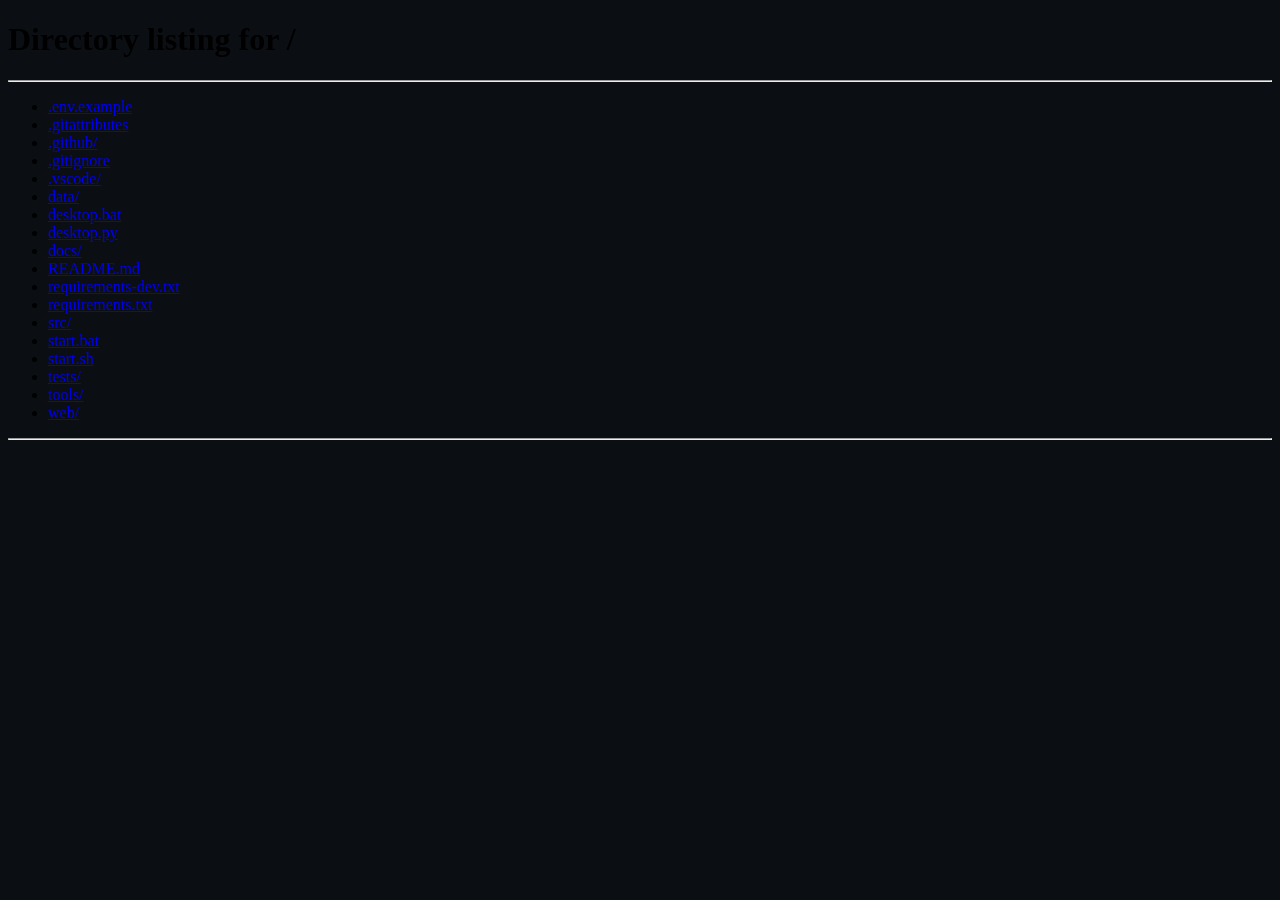
<file: web/static/screenshot-probe.html>
<!DOCTYPE html>
<html lang="zh-CN">
<head>
<meta charset="UTF-8">
<title>截图探针</title>
<style>
  html, body { margin: 0; padding: 0; overflow: hidden; background: #0b0f14; }
  iframe { position: fixed; inset: 0; width: 100vw; height: 100vh;
           border: 0; }
</style>
</head>
<body>
<!--
  截图探针（仅用于自动生成 README 截图，不参与产品功能）

  为什么需要它：
    应用是单页交互式的，关键界面（教室管理、教室详情）需要点击才出现，
    无头浏览器没法"点击"。
    把应用放进同源 iframe 后，就可以用脚本调用它的全局函数来切换界面。

  用法：
    /static/_shot.html?scene=records
    /static/_shot.html?scene=room&expand=1
-->
<iframe id="f" src="/"></iframe>
<script>
const params = new URLSearchParams(location.search);
const scene = params.get('scene') || 'chat';
const expand = params.get('expand') === '1';

const sleep = (ms) => new Promise((r) => setTimeout(r, ms));

document.getElementById('f').addEventListener('load', async () => {
  const w = document.getElementById('f').contentWindow;
  await sleep(400);

  // 关掉所有 CSS 动画。
  // 无头浏览器用的是虚拟时间，入场动画（fadeInUp / viewIn）不会真正播完，
  // 截图会停在 opacity:0 那一帧 —— 内容看起来是半透明的。
  // 关掉动画后元素会直接呈现"最终状态"，正是我们想截的样子。
  const killAnim = w.document.createElement('style');
  killAnim.textContent =
    '*, *::before, *::after {' +
    '  animation: none !important;' +
    '  transition: none !important;' +
    '}';
  w.document.head.appendChild(killAnim);

  // 进入应用
  if (scene === 'landing') {
    // 落地页那几个数字走的是 rAF 驱动的滚动动画（animateNumber）。
    // 无头浏览器的虚拟时间下 performance.now() 几乎不推进，
    // 动画永远到不了终点，数字会停在中间值（11 显示成 3）。
    //
    // 处理：先掐断 requestAnimationFrame（让循环停下），
    // 再用接口的真实值直接写入 DOM。
    w.requestAnimationFrame = () => 0;
    await sleep(250);

    try {
      const d = await (await fetch('/api/statistics')).json();
      const set = (sel, v) => {
        const el = w.document.querySelector(sel);
        if (el) el.textContent = v;
      };
      set('#ls-total', d.total);
      set('#ls-pending', (d.by_status || {})['未报修'] ?? 0);
      set('#ls-rate', d.resolve_rate + '%');
    } catch (e) { /* 取不到就保持原样 */ }

    await sleep(300);
    document.title = 'READY';
    return;
  }

  w.enterApp(scene === 'admin' || scene === 'room' ? 'chat' : scene);
  await sleep(1500);

  // 诊断页：注入一段真实的多轮排查对话。
  // 空白的对话框看不出"对话式逐步排查"这个核心设计，
  // 这里用一段符合系统实际输出的对话来展示。
  if (scene === 'chat' && typeof w.addTurn === 'function') {
    const conv = [
      ['501 教室有几台电脑开不了机', 'user', false],
      ['按开机键之后，机箱指示灯亮吗？风扇转吗？', 'ai', false],
      ['按电源没反应，灯不亮', 'user', false],
      ['检查一下机箱后面的电源线两头有没有插紧，插紧后再按开机键，有反应吗？',
        'ai', false],
      ['换了电源线还是不行', 'user', false],
      ['把电脑插到旁边正常的机位上试试，能开机吗？', 'ai', false],
      ['换了机位就能开', 'user', false],
      ['这间教室有几台是这个情况？', 'ai', false],
      ['有 3 台', 'user', false],
      ['原因：这几个机位的插座没电（供电故障），主机本身没问题。\n'
        + '数量：3 台\n'
        + '处理：先确认是不是这几路插座对应的空气开关跳闸了；'
        + '若空开正常，说明是教室供电线路问题，需要联系后勤电工检修。',
        'ai', true],
    ];
    for (const [text, who, concl] of conv) {
      w.addTurn(text, who, concl);
    }

    // 滚到底部，让结论可见
    const box = w.document.querySelector('#messages');
    if (box) box.scrollTop = box.scrollHeight;
    await sleep(400);
  }

  if (expand && typeof w.expandRail === 'function') {
    w.expandRail();
    await sleep(600);
  }

  if (scene === 'admin') {
    const gear = w.document.querySelector('#gear-btn');
    if (gear) gear.click();
    await sleep(1200);
  }

  if (scene === 'room') {
    const gear = w.document.querySelector('#gear-btn');
    if (gear) gear.click();
    await sleep(1200);

    // 打开第一间教室的详情
    const row = w.document.querySelector('[data-open-room]');
    if (row) {
      await w.openRoomDetail(row.dataset.openRoom, row.dataset.room);
      await sleep(1200);
    }
  }

  // 课表页：进入后会自动定位到最近有课的一天（今天没课就往后跳），
  // 这里只要等它渲染完，不再需要手动设查询条件。
  if (scene === 'schedule') {
    await sleep(2000);
  }

  document.title = 'READY';
});
</script>
</body>
</html>
</file>
